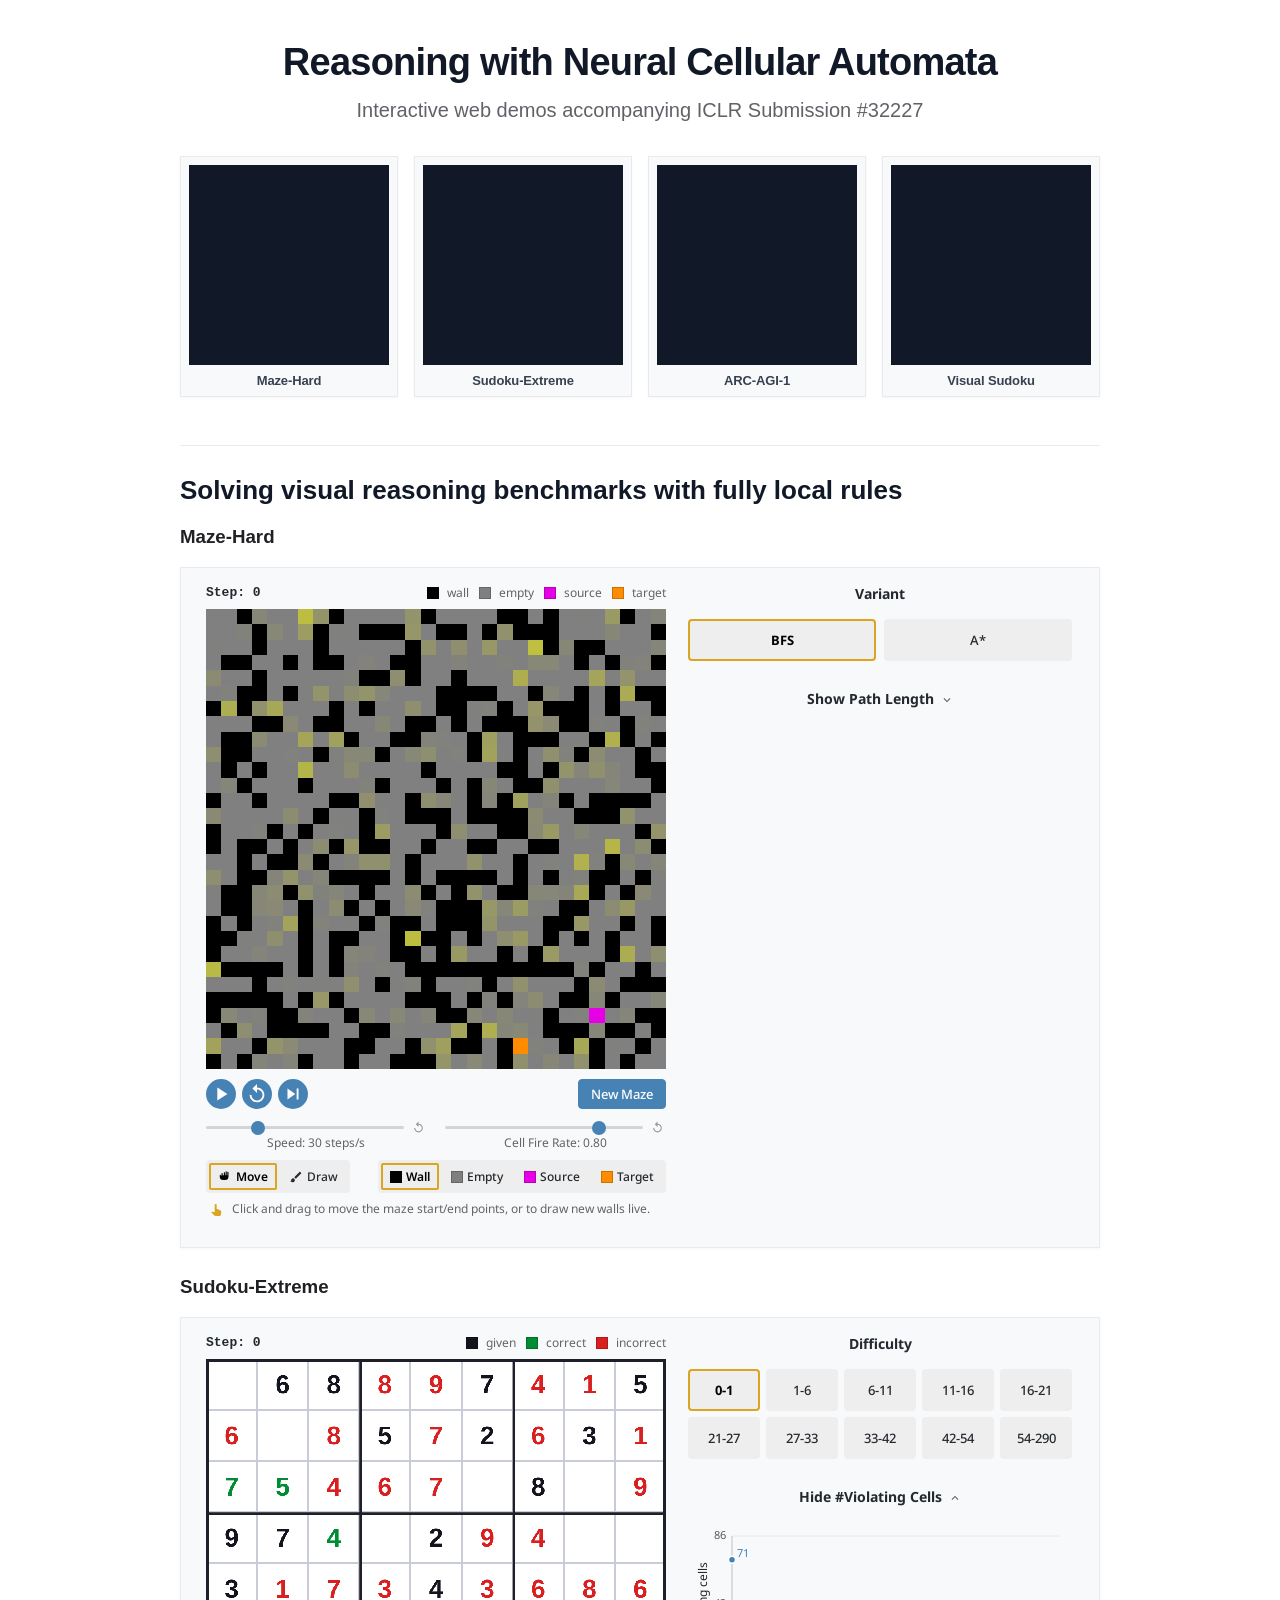
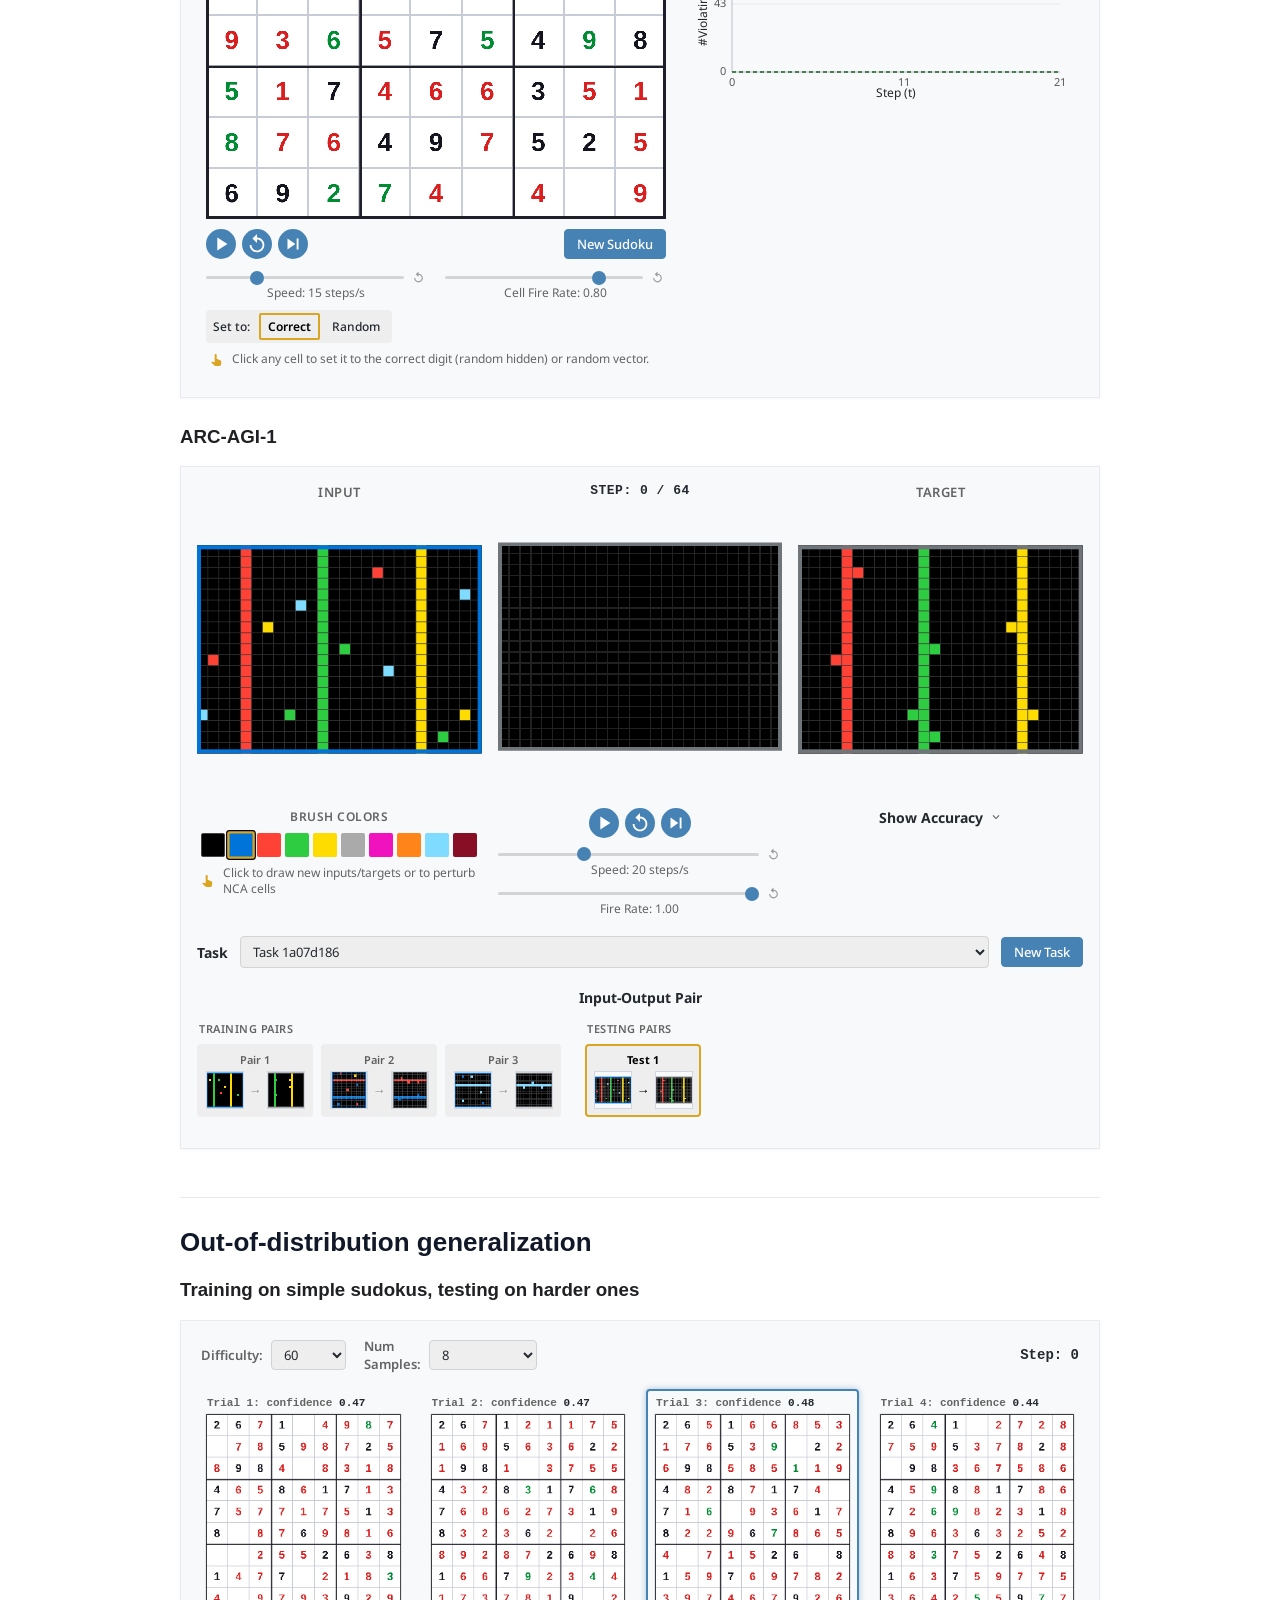
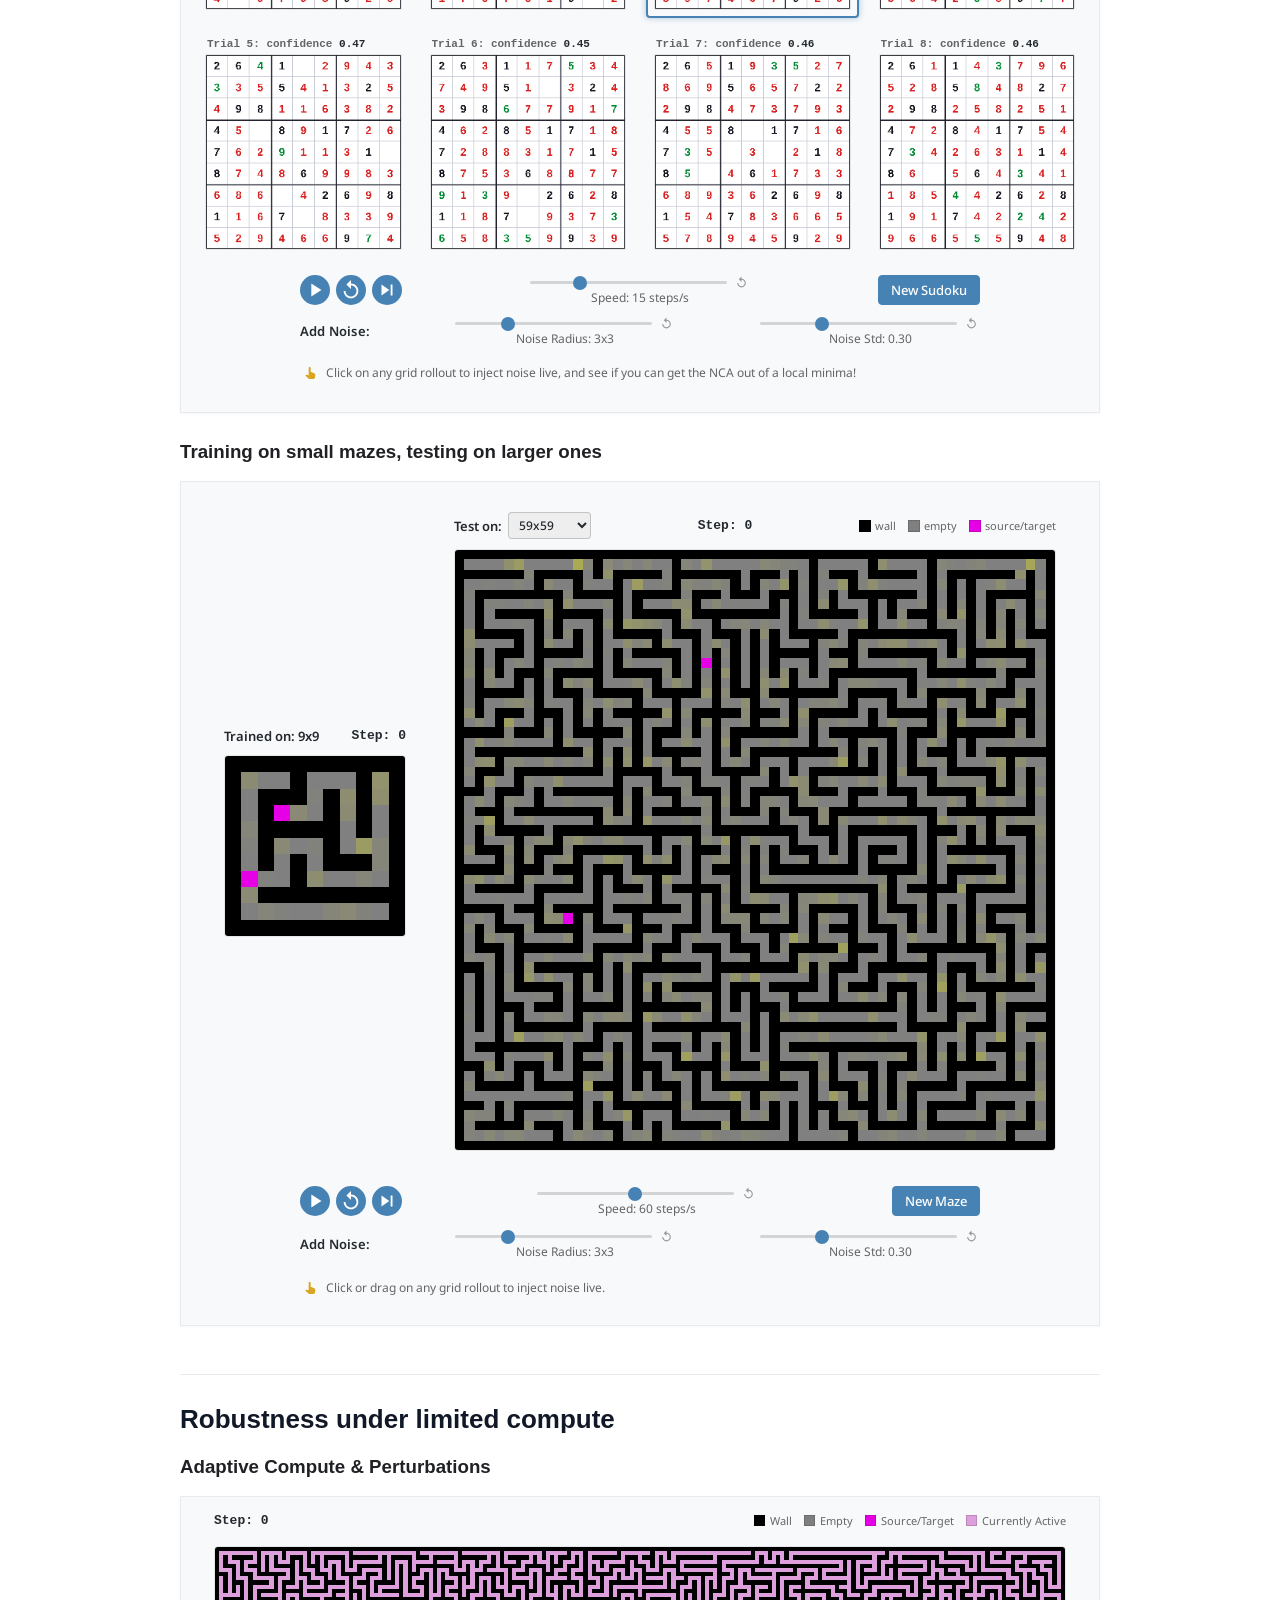
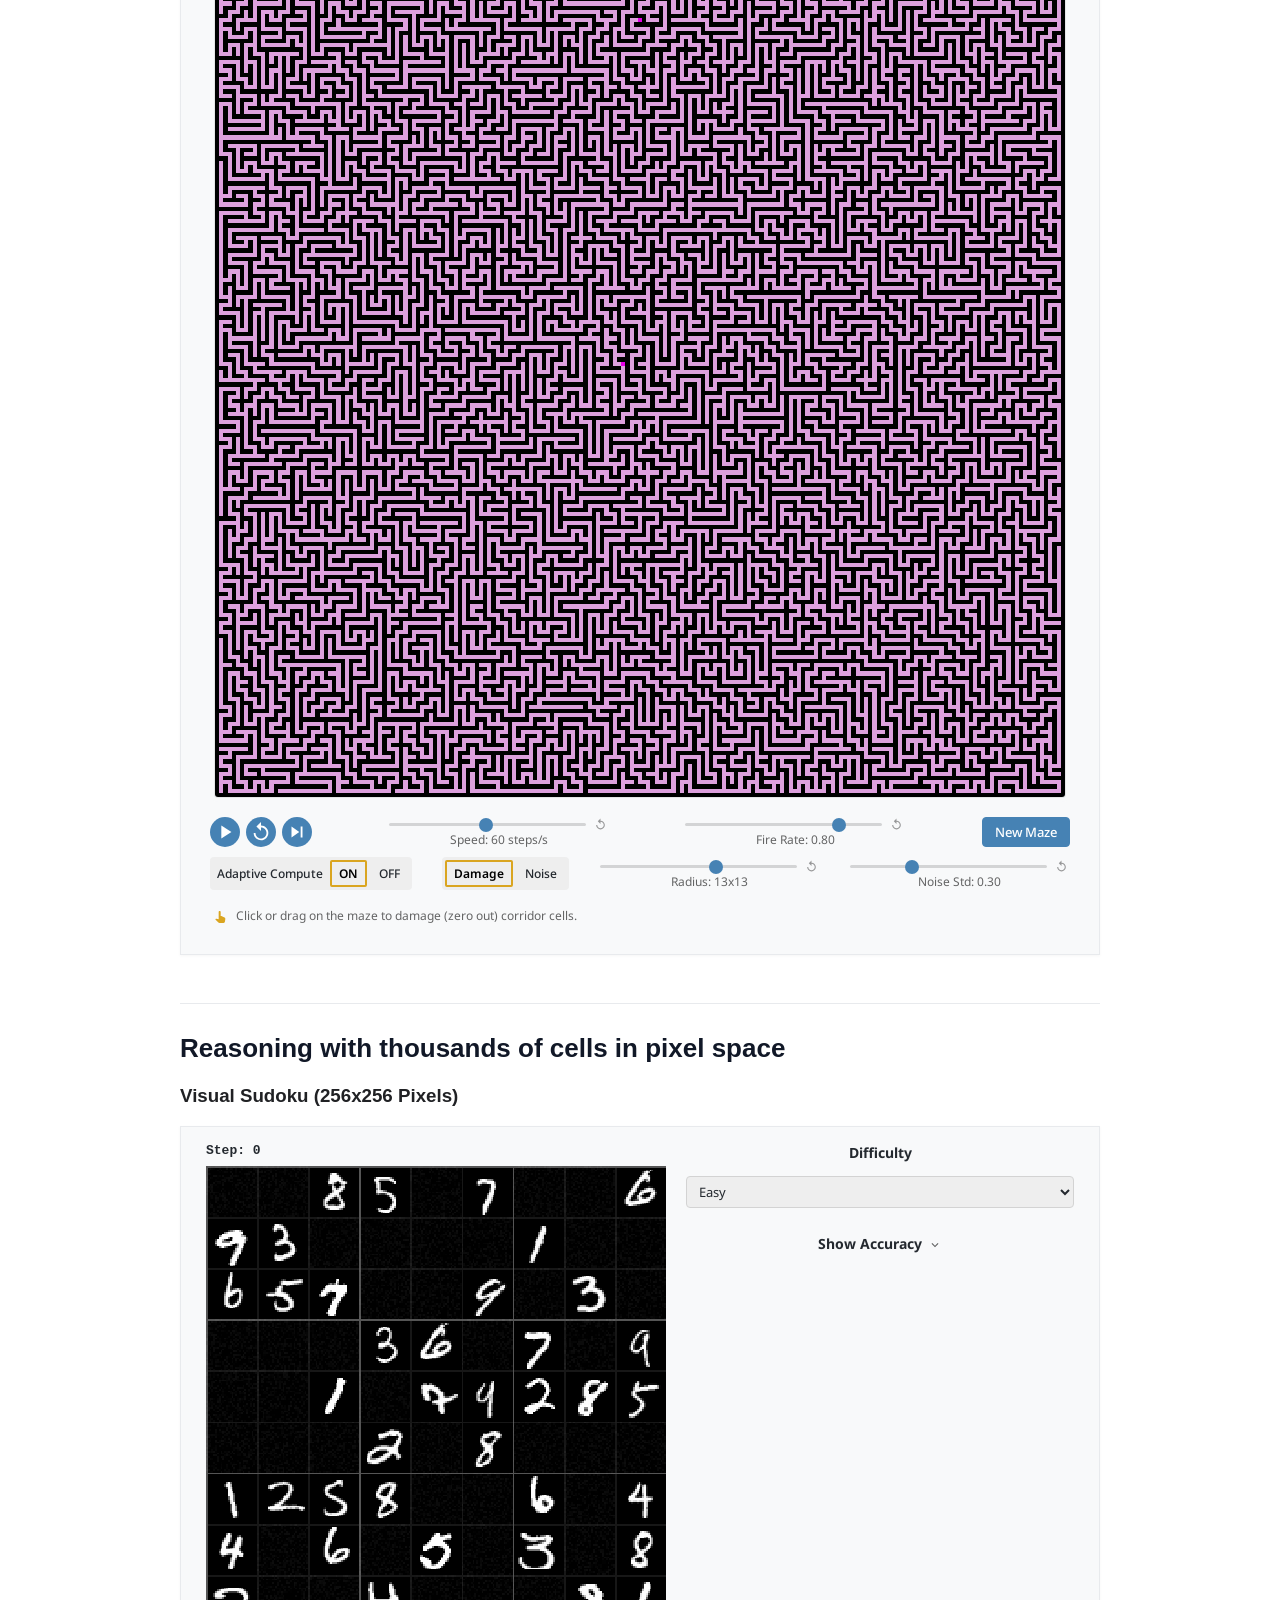
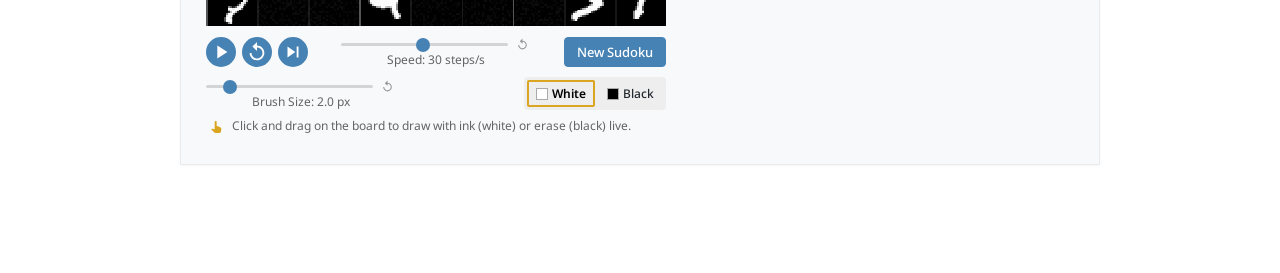
<file: index.html>
<!DOCTYPE html>
<html lang="en">

<head>
  <meta charset="UTF-8">
  <meta name="viewport" content="width=device-width, initial-scale=1.0">
  <title>Reasoning with Neural Cellular Automata</title>
  <style>
    :root {
      --bg: #ffffff;
      --text: #202124;
      --text-muted: #5f6368;
      --accent: #1a73e8;
      --border: #e8eaed;
      --card-bg: #f8f9fa;
      --font-sans: -apple-system, BlinkMacSystemFont, "Segoe UI", Roboto, Helvetica, Arial, sans-serif;
      --max-width: 960px;
    }

    html {
      scroll-behavior: smooth;
    }

    * {
      box-sizing: border-box;
    }

    body {
      margin: 0;
      padding: 0;
      background: var(--bg);
      color: var(--text);
      font-family: var(--font-sans);
      -webkit-font-smoothing: antialiased;
    }

    .container {
      max-width: var(--max-width);
      margin: 0 auto;
      padding: 40px 20px 80px 20px;
    }

    header {
      margin-bottom: 32px;
      text-align: center;
    }

    h1.main-title {
      font-size: 38px;
      line-height: 1.2;
      font-weight: 700;
      margin: 0 0 10px 0;
      color: #111827;
      letter-spacing: -0.02em;
    }

    .main-subtitle {
      font-size: 20px;
      color: var(--text-muted);
      margin: 0 0 20px 0;
      font-weight: 400;
      line-height: 1.4;
    }

    /* Section Headings */
    section {
      margin-top: 48px;
    }

    h2.section-title {
      font-size: 26px;
      font-weight: 700;
      color: #111827;
      margin: 0 0 6px 0;
      padding-top: 28px;
      border-top: 1px solid var(--border);
      line-height: 1.3;
    }

    .section-subtitle {
      font-size: 20px;
      font-weight: 600;
      color: #374151;
      margin: 2px 0 16px 0;
      line-height: 1.4;
    }

    /* Demo cards */
    .demo-container,
    .demo-card {
      width: 100%;
      border: 1px solid var(--border);
      border-radius: 0px;
      overflow: hidden;
      background: var(--card-bg);
      margin: 16px 0 28px 0;
      box-shadow: 0 1px 3px rgba(0, 0, 0, 0.04);
      transition: box-shadow 0.15s ease;
    }

    .demo-container:hover,
    .demo-card:hover {
      box-shadow: 0 4px 12px rgba(0, 0, 0, 0.08);
    }

    .demo-frame {
      width: 100%;
      height: 620px;
      border: none;
      display: block;
      background: var(--card-bg);
      transition: height 0.2s ease;
      overflow: hidden;
    }

    .demo-frame.tall {
      height: 660px;
    }

    h3[id],
    .demo-container[id],
    section[id] {
      scroll-margin-top: 24px;
    }

    /* Hook video showcase */
    .hook-container {
      display: grid;
      grid-template-columns: repeat(4, 1fr);
      gap: 16px;
      margin: 24px 0 36px 0;
    }

    .hook-card {
      display: flex;
      flex-direction: column;
      align-items: center;
      background: var(--card-bg);
      border: 1px solid var(--border);
      border-radius: 0px;
      padding: 8px;
      box-shadow: 0 1px 3px rgba(0, 0, 0, 0.04);
      transition: transform 0.15s ease, box-shadow 0.15s ease;
      text-decoration: none;
      color: inherit;
      cursor: pointer;
    }

    .hook-card:hover {
      box-shadow: 0 4px 12px rgba(0, 0, 0, 0.08);
      transform: translateY(-2px);
    }

    .hook-card:hover .hook-label {
      color: var(--accent);
    }

    .hook-video {
      width: 100%;
      aspect-ratio: 1 / 1;
      object-fit: contain;
      background: #111827;
      border-radius: 0px;
      display: block;
      pointer-events: none;
    }

    .hook-label {
      margin-top: 8px;
      font-size: 13px;
      font-weight: 600;
      color: #374151;
      text-align: center;
      letter-spacing: -0.01em;
    }

    @media (max-width: 768px) {
      .hook-container {
        grid-template-columns: repeat(2, 1fr);
        gap: 12px;
      }
    }

    @media (max-width: 440px) {
      .hook-container {
        grid-template-columns: 1fr;
      }
    }
  </style>
</head>

<body>

  <div class="container">
    <header>
      <h1 class="main-title">Reasoning with Neural Cellular Automata</h1>
      <div class="main-subtitle">Interactive web demos accompanying ICLR Submission #32227
      </div>
    </header>

    <!-- Hook: Autolooped rollout videos linking to demos -->
    <div class="hook-container">
      <a href="#demo-mhard" class="hook-card" title="Jump to Maze-Hard Demo">
        <video class="hook-video" autoplay loop muted playsinline preload="auto">
          <source src="./assets/videos/mhard_rollout.mp4" type="video/mp4">
        </video>
        <div class="hook-label">Maze-Hard</div>
      </a>
      <a href="#demo-sext" class="hook-card" title="Jump to Sudoku-Extreme Demo">
        <video class="hook-video" autoplay loop muted playsinline preload="auto">
          <source src="./assets/videos/sext_rollout.mp4" type="video/mp4">
        </video>
        <div class="hook-label">Sudoku-Extreme</div>
      </a>
      <a href="#demo-arc1" class="hook-card" title="Jump to ARC-AGI-1 Demo">
        <video class="hook-video" autoplay loop muted playsinline preload="auto">
          <source src="./assets/videos/arc1_rollout.mp4" type="video/mp4">
        </video>
        <div class="hook-label">ARC-AGI-1</div>
      </a>
      <a href="#demo-vsudoku" class="hook-card" title="Jump to Visual Sudoku Demo">
        <video class="hook-video" autoplay loop muted playsinline preload="auto">
          <source src="./assets/videos/vsudoku_rollout.mp4" type="video/mp4">
        </video>
        <div class="hook-label">Visual Sudoku</div>
      </a>
    </div>

    <!-- Section 1: Reasoning with NCAs -->
    <section id="section-reasoning">
      <h2 class="section-title">Solving visual reasoning benchmarks with fully local rules</h2>

      <h3 id="demo-mhard">Maze-Hard</h3>
      <div class="demo-container demo-card">
        <iframe class="demo-frame" src="./mhard/mhard.html" loading="lazy" scrolling="no"></iframe>
      </div>

      <h3 id="demo-sext">Sudoku-Extreme</h3>
      <div class="demo-container demo-card">
        <iframe class="demo-frame" src="./sext/sext.html" loading="lazy" scrolling="no"></iframe>
      </div>

      <h3 id="demo-arc1">ARC-AGI-1</h3>
      <div class="demo-container demo-card">
        <iframe class="demo-frame tall" src="./arc1/arc1.html" loading="lazy" scrolling="no"></iframe>
      </div>
    </section>

    <!-- Section 2: Out-of-distribution Generalization -->
    <section id="section-generalization">
      <h2 class="section-title">Out-of-distribution generalization</h2>

      <h3 id="demo-sood">Training on simple sudokus, testing on harder ones</h3>
      <div class="demo-container demo-card">
        <iframe class="demo-frame" src="./sood/sood.html" loading="lazy" scrolling="no"></iframe>
      </div>

      <h3 id="demo-mood">Training on small mazes, testing on larger ones</h3>
      <div class="demo-container demo-card">
        <iframe class="demo-frame" src="./mood/mood.html" loading="lazy" scrolling="no"></iframe>
      </div>
    </section>

    <!-- Section 3: Robustness under Pressure -->
    <section id="section-robustness">
      <h2 class="section-title">Robustness under limited compute</h2>

      <h3 id="demo-mood-ac">Adaptive Compute &amp; Perturbations</h3>
      <div class="demo-container demo-card">
        <iframe class="demo-frame" src="./mood/mood_ac.html" loading="lazy" scrolling="no"></iframe>
      </div>
    </section>

    <!-- Section 4: Reasoning at Scale -->
    <section id="section-scaling">
      <h2 class="section-title">Reasoning with thousands of cells in pixel space</h2>

      <h3 id="demo-vsudoku">Visual Sudoku (256x256 Pixels)</h3>
      <div class="demo-container demo-card">
        <iframe class="demo-frame" src="./vsudoku/vsudoku.html" loading="lazy" scrolling="no"></iframe>
      </div>
    </section>

  </div>

  <script>
    // Ensure hook videos play and loop
    document.querySelectorAll('.hook-video').forEach((video) => {
      video.play().catch(() => { });
    });

    // Auto-adjust iframe height to match inner document content height so it expands and shrinks cleanly
    function adjustIframeHeight(iframe) {
      try {
        const doc = iframe.contentDocument || iframe.contentWindow.document;
        if (!doc) return;
        const win = iframe.contentWindow || window;

        // In all demos, the content is wrapped in <div id="demo">
        const demo = doc.getElementById('demo');
        let contentHeight = 0;

        if (demo) {
          const rect = demo.getBoundingClientRect();
          const style = win.getComputedStyle ? win.getComputedStyle(demo) : null;
          const marginTop = style ? (parseFloat(style.marginTop) || 0) : 0;
          const marginBottom = style ? (parseFloat(style.marginBottom) || 0) : 0;
          contentHeight = Math.ceil(Math.max(demo.offsetHeight, demo.scrollHeight, rect.height) + marginTop + marginBottom);
        } else if (doc.body) {
          // Fallback if #demo is not present: find bottom-most visible child
          let maxBottom = 0;
          for (let i = 0; i < doc.body.children.length; i++) {
            const child = doc.body.children[i];
            if (['SCRIPT', 'STYLE'].includes(child.tagName)) continue;
            if (child.tagName === 'SVG' && (child.style.display === 'none' || child.getAttribute('style')?.includes('display: none'))) continue;
            const style = win.getComputedStyle ? win.getComputedStyle(child) : null;
            if (style && (style.display === 'none' || style.position === 'fixed')) continue;
            const marginBottom = style ? (parseFloat(style.marginBottom) || 0) : 0;
            const bottom = child.offsetTop + child.offsetHeight + marginBottom;
            if (bottom > maxBottom) maxBottom = bottom;
          }
          contentHeight = maxBottom > 0 ? Math.ceil(maxBottom) : doc.body.offsetHeight;
        }

        if (contentHeight > 50) {
          const targetHeight = contentHeight + 12;
          const currentHeight = parseFloat(iframe.style.height) || 0;
          if (Math.abs(currentHeight - targetHeight) > 2) {
            iframe.style.height = targetHeight + 'px';
          }
        }
      } catch (e) {
        // Cross-origin fallback (not applicable here as same origin)
      }
    }

    // Hook each iframe to handle resize, simulation auto-pause/resume, and RAF loop sleep when off-screen
    function setupIframe(iframe) {
      let ro = null;

      function initResize() {
        adjustIframeHeight(iframe);
        try {
          const doc = iframe.contentDocument || iframe.contentWindow.document;
          const RO = (iframe.contentWindow && iframe.contentWindow.ResizeObserver) || window.ResizeObserver;
          if (doc && RO) {
            if (ro) ro.disconnect();
            ro = new RO(() => adjustIframeHeight(iframe));
            const demo = doc.getElementById('demo');
            if (demo) ro.observe(demo);
            if (doc.body) ro.observe(doc.body);
          }
        } catch (e) { }
      }

      function setupRAFThrottling() {
        try {
          const win = iframe.contentWindow;
          if (!win || win._rafThrottled) return;
          win._rafThrottled = true;

          const realRAF = win.requestAnimationFrame.bind(win);
          const realCancelRAF = win.cancelAnimationFrame.bind(win);
          let pendingCbs = [];
          let isRendering = true;

          win.requestAnimationFrame = function (cb) {
            if (!isRendering) {
              const id = Math.floor(Math.random() * 1000000);
              pendingCbs.push({ id, cb });
              return id;
            }
            return realRAF(cb);
          };

          win.cancelAnimationFrame = function (id) {
            pendingCbs = pendingCbs.filter((item) => item.id !== id);
            realCancelRAF(id);
          };

          iframe._setRenderActive = function (active) {
            if (isRendering === active) return;
            isRendering = active;
            if (active && pendingCbs.length > 0) {
              const toRun = pendingCbs.slice();
              pendingCbs = [];
              realRAF((t) => {
                toRun.forEach((item) => {
                  try { item.cb(t); } catch (err) { }
                });
              });
            }
          };

          // If iframe is currently offscreen, suspend rendering immediately
          if (iframe._isCurrentlyVisible === false && iframe._setRenderActive) {
            iframe._setRenderActive(false);
          }
        } catch (e) { }
      }

      iframe._pauseSimulation = function () {
        try {
          const doc = iframe.contentDocument;
          const pauseIcon = doc ? doc.getElementById('pause') : null;
          const playPauseBtn = doc ? doc.getElementById('play-pause') : null;
          // In all demos, pause button is visible when model is actively running
          const isRunning = pauseIcon && pauseIcon.style.display !== 'none';
          if (isRunning && playPauseBtn) {
            iframe._wasAutoPaused = true;
            playPauseBtn.click();
          }
        } catch (e) { }
      };

      iframe._resumeSimulation = function () {
        try {
          if (iframe._wasAutoPaused) {
            iframe._wasAutoPaused = false;
            const doc = iframe.contentDocument;
            const playIcon = doc ? doc.getElementById('play') : null;
            const playPauseBtn = doc ? doc.getElementById('play-pause') : null;
            const isPaused = playIcon && playIcon.style.display !== 'none';
            if (isPaused && playPauseBtn) {
              playPauseBtn.click();
            }
          }
        } catch (e) { }
      };

      function onLoaded() {
        initResize();
        setupRAFThrottling();
      }

      iframe.addEventListener('load', onLoaded);
      try {
        const doc = iframe.contentDocument || iframe.contentWindow.document;
        if (doc && (doc.readyState === 'complete' || doc.readyState === 'interactive')) {
          onLoaded();
        }
      } catch (e) { }
    }

    document.querySelectorAll('.demo-frame').forEach(setupIframe);

    // Viewport IntersectionObserver: Pause simulation & WebGL rendering when scrolled away
    const demoVisibilityObserver = new IntersectionObserver((entries) => {
      entries.forEach((entry) => {
        const iframe = entry.target;
        const inView = entry.isIntersecting;
        iframe._isCurrentlyVisible = inView;

        if (inView) {
          // Wake up WebGL render loop
          if (iframe._setRenderActive) iframe._setRenderActive(true);
          // Auto-resume simulation if it was running before scrolling away
          if (iframe._resumeSimulation) iframe._resumeSimulation();
        } else {
          // Pause simulation while out of view
          if (iframe._pauseSimulation) iframe._pauseSimulation();
          // Sleep WebGL render loop (0% idle GPU usage)
          if (iframe._setRenderActive) iframe._setRenderActive(false);
        }
      });
    }, {
      rootMargin: '150px 0px 150px 0px', // Wake up 150px before entering screen for seamless viewing
      threshold: 0.01
    });

    document.querySelectorAll('.demo-frame').forEach((iframe) => {
      demoVisibilityObserver.observe(iframe);
    });

    // Pause header hook videos when scrolled out of view to save CPU decoding
    const videoObserver = new IntersectionObserver((entries) => {
      entries.forEach((entry) => {
        const video = entry.target;
        if (entry.isIntersecting && !document.hidden) {
          video.play().catch(() => { });
        } else {
          video.pause();
        }
      });
    }, { threshold: 0.05 });

    document.querySelectorAll('.hook-video').forEach((video) => {
      videoObserver.observe(video);
    });

    // Page Visibility API: Pause all demos and videos when tab is switched/minimized
    document.addEventListener('visibilitychange', () => {
      const isHidden = document.hidden;

      document.querySelectorAll('.demo-frame').forEach((iframe) => {
        if (isHidden) {
          if (iframe._pauseSimulation) iframe._pauseSimulation();
          if (iframe._setRenderActive) iframe._setRenderActive(false);
        } else {
          // Only wake up demos that are currently in the viewport
          if (iframe._isCurrentlyVisible) {
            if (iframe._setRenderActive) iframe._setRenderActive(true);
            if (iframe._resumeSimulation) iframe._resumeSimulation();
          }
        }
      });

      document.querySelectorAll('.hook-video').forEach((video) => {
        if (isHidden) {
          video.pause();
        } else {
          video.play().catch(() => { });
        }
      });
    });

    window.addEventListener('resize', () => {
      document.querySelectorAll('.demo-frame').forEach(adjustIframeHeight);
    });
  </script>
</body>

</html>
</file>
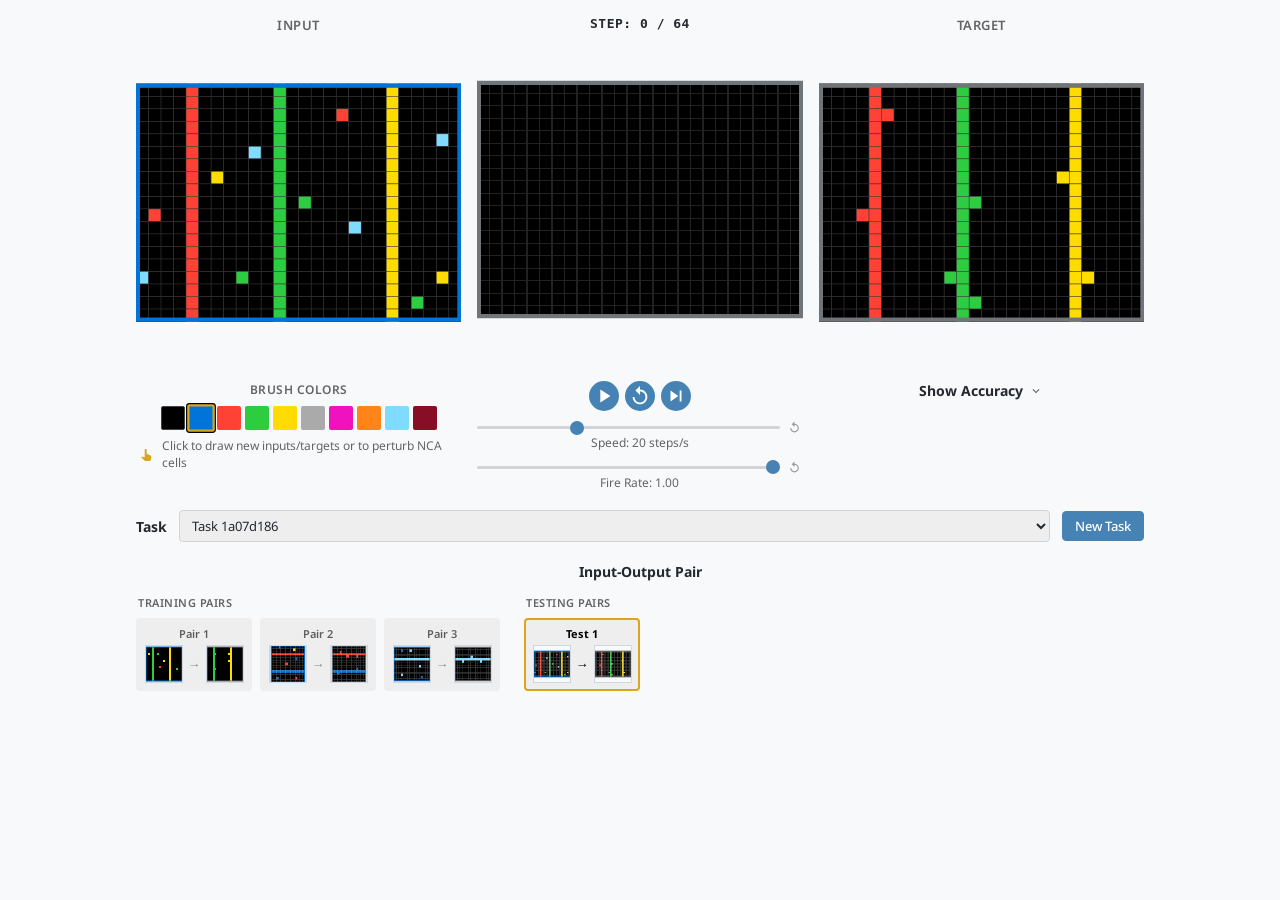
<file: arc1/arc1.html>
<!doctype html>
<html lang="en">

<head>
  <meta charset="UTF-8" />
  <meta name="viewport" content="width=device-width, initial-scale=1.0" />
  <title>Reasoning NCA: ARC-AGI-1 Demo</title>
  <link href="https://fonts.googleapis.com/css?family=Google+Sans:400,500,700|Noto+Sans:400,500,600,700"
    rel="stylesheet" />
  <link rel="stylesheet" href="../style.css" />
  <script src="../swissgl.js"></script>
  <style>
    #demo.horizontal-layout {
      display: flex;
      flex-direction: column;
      gap: 16px;
      max-width: 1040px;
      margin: 0 auto;
      padding: 16px;
    }

    .header-row {
      display: flex;
      justify-content: space-between;
      align-items: center;
      width: 100%;
      padding: 0 2px;
    }

    .demo-row {
      display: grid;
      grid-template-columns: repeat(3, 1fr);
      gap: 16px;
      width: 100%;
    }

    .canvas-card {
      display: flex;
      flex-direction: column;
      align-items: center;
      width: 100%;
    }

    .canvas-card-title {
      font-family: var(--font-heading);
      font-size: 13px;
      font-weight: 600;
      color: var(--text-muted);
      text-transform: uppercase;
      letter-spacing: 0.5px;
      margin-bottom: 6px;
      text-align: center;
    }

    #step-count.canvas-card-title {
      font-family: var(--font-mono);
      font-variant-numeric: tabular-nums;
      color: var(--text);
    }

    .canvas-card canvas {
      border: 0px solid lightgrey;
      border-radius: 0px;
      image-rendering: pixelated;
      width: 100%;
      aspect-ratio: 1 / 1;
      background-color: var(--bg-panel);
      display: block;
      box-shadow: none;
    }

    #input-canvas,
    #demo-canvas,
    #target-canvas {
      cursor: crosshair;
    }

    .controls-grid {
      display: grid;
      grid-template-columns: repeat(3, 1fr);
      gap: 16px;
      align-items: start;
      width: 100%;
    }

    .control-col {
      display: flex;
      flex-direction: column;
      align-items: center;
      width: 100%;
    }

    .control-col-title {
      font-family: var(--font-heading);
      font-size: 12px;
      font-weight: 600;
      text-transform: uppercase;
      letter-spacing: 0.5px;
      color: var(--text-muted);
      margin-bottom: 8px;
      text-align: center;
    }

    .color-strip {
      display: flex;
      align-items: center;
      justify-content: center;
      gap: 4px;
      flex-wrap: nowrap;
      width: 100%;
    }

    .color-btn {
      flex: 0 1 24px;
      width: 24px;
      height: 24px;
      min-width: 16px;
      max-width: 24px;
      aspect-ratio: 1 / 1;
      border-radius: 2px;
      border: 2px solid transparent;
      cursor: pointer;
      display: inline-flex;
      align-items: center;
      justify-content: center;
      transition: transform 0.1s ease, border-color 0.15s ease;
      padding: 0;
    }

    .color-btn:hover {
      transform: scale(1.15);
      z-index: 2;
    }

    .color-btn input[type="radio"] {
      display: none;
    }

    .color-btn.active,
    .color-btn:has(input:checked) {
      border-color: goldenrod !important;
      box-shadow: 0 0 0 1px #000;
      transform: scale(1.15);
      z-index: 1;
    }

    .brush-hint {
      display: flex;
      align-items: center;
      gap: 6px;
      font-size: 11px;
      color: var(--text-muted);
      margin-top: 8px;
      line-height: 1.3;
      text-align: center;
      justify-content: center;
    }

    .brush-hint svg {
      width: 14px;
      height: 14px;
      fill: goldenrod;
      flex-shrink: 0;
    }

    .sim-col .control-buttons {
      margin-bottom: 8px;
    }

    .sim-col .sliders-wrap {
      display: flex;
      flex-direction: column;
      gap: 8px;
      width: 100%;
    }

    .sim-col .speed {
      max-width: 100%;
      width: 100%;
    }

    .plot-col .plot-toggle-header {
      margin-top: 0;
      cursor: pointer;
    }

    .plot-col .plot-container {
      width: 100%;
      margin-top: 6px;
    }

    #metric-plot {
      width: 100%;
      height: 130px;
      background: transparent;
      border: none;
      border-radius: 0;
    }

    .section-block {
      display: flex;
      flex-direction: column;
      gap: 6px;
      width: 100%;
      border-top: none;
      padding-top: 4px;
    }

    .section-header-row {
      position: relative;
      display: flex;
      justify-content: center;
      align-items: center;
      width: 100%;
    }

    .task-row {
      display: flex;
      align-items: center;
      gap: 12px;
      width: 100%;
    }

    .task-row .pattern-selector-title {
      margin: 0;
      white-space: nowrap;
    }

    .task-row #task-select {
      flex: 1;
      width: auto;
    }

    .task-row #new-task {
      white-space: nowrap;
      flex-shrink: 0;
    }

    .pairs-row {
      display: flex;
      gap: 24px;
      align-items: flex-start;
      width: 100%;
      flex-wrap: wrap;
    }

    .pairs-group {
      display: flex;
      flex-direction: column;
      gap: 4px;
    }

    .pair-shelf {
      display: flex;
      gap: 8px;
      flex-wrap: wrap;
      padding: 2px 0;
    }

    .pair-card {
      display: flex;
      flex-direction: column;
      align-items: center;
      justify-content: center;
      padding: 6px 8px;
      border-radius: 4px;
      cursor: pointer;
      user-select: none;
      width: 116px;
      box-sizing: border-box;
    }

    .pair-label {
      font-size: 11px;
      font-weight: 600;
      color: var(--text-muted);
      margin-bottom: 4px;
      text-align: center;
      font-family: var(--font-heading);
    }

    .subcard.active .pair-label {
      color: #000;
      font-weight: 700;
    }

    .pair-thumbs {
      display: flex;
      align-items: center;
      justify-content: center;
      gap: 5px;
      width: 100%;
    }

    .pair-arrow {
      font-size: 13px;
      font-weight: 700;
      color: rgba(0, 0, 0, 0.4);
      line-height: 1;
      user-select: none;
    }

    .subcard.active .pair-arrow {
      color: #000;
    }

    .mini-grid {
      width: 38px;
      height: 38px;
      aspect-ratio: 1 / 1;
      border: 1px solid #d0d7de;
      border-radius: 0px;
      image-rendering: pixelated;
      background: var(--bg-panel, #f8f9fa);
      display: block;
      box-shadow: none;
    }

    .pair-subrow-title {
      font-size: 11px;
      font-weight: 600;
      text-transform: uppercase;
      letter-spacing: 0.5px;
      color: var(--text-muted);
      margin: 4px 0 2px 2px;
    }

    @media (max-width: 768px) {

      .demo-row,
      .controls-grid {
        grid-template-columns: 1fr;
      }
    }
  </style>
</head>

<body>
  <!-- SVG Icon Definitions -->
  <svg style="display: none;" xmlns="http://www.w3.org/2000/svg">
    <symbol id="playIcon" viewBox="0 0 24 24">
      <path d="M8 5v14l11-7z"></path>
    </symbol>
    <symbol id="pauseIcon" viewBox="0 0 24 24">
      <path d="M6 19h4V5H6v14zm8-14v14h4V5h-4z"></path>
    </symbol>
    <symbol id="resetIcon" viewBox="0 0 24 24">
      <path d="M12 5V1L7 6l5 5V7c3.31 0 6 2.69 6 6s-2.69 6-6 6-6-2.69-6-6H4c0 4.42 3.58 8 8 8s8-3.58 8-8-3.58-8-8-8z">
      </path>
    </symbol>
    <symbol id="stepIcon" viewBox="0 0 24 24">
      <path d="M6 18l8.5-6L6 6v12zM16 6v12h2V6h-2z" />
    </symbol>
    <symbol id="pointerIcon" viewBox="0 0 24 24">
      <path
        d="M19.98 14.82l-.63 4.46c-.14.99-.99 1.72-1.98 1.72h-6.16c-.53 0-1.29-.21-1.66-.59L5 15.62l.83-.84c.24-.24.58-.35.92-.28L10 15.24V4.5C10 3.67 10.67 3 11.5 3S13 3.67 13 4.5v6h.91c.31 0 .62.07.89.21l4.09 2.04c.77.39 1.21 1.22 1.09 2.07z" />
    </symbol>
    <symbol id="chevronDown" viewBox="0 0 24 24">
      <path d="M7.41 8.59L12 13.17l4.59-4.58L18 10l-6 6-6-6 1.41-1.41z" />
    </symbol>
  </svg>

  <div class="l-body-outset horizontal-layout" id="demo">
    <!-- Demo row with 3 cols: (a) input image, (b) demo canvas with step counter, (c) target image -->
    <div class="demo-row">
      <div class="canvas-card">
        <div class="canvas-card-title">Input</div>
        <canvas id="input-canvas" width="512" height="512"></canvas>
      </div>
      <div class="canvas-card">
        <div class="canvas-card-title step-counter" id="step-count">Step: 0 / 64</div>
        <canvas id="demo-canvas" width="512" height="512"></canvas>
      </div>
      <div class="canvas-card">
        <div class="canvas-card-title">Target</div>
        <canvas id="target-canvas" width="512" height="512"></canvas>
      </div>
    </div>

    <!-- 3) Control rows with 3 cols -->
    <div class="controls-grid">
      <!-- Col (a): Brush type selector with colors -->
      <div class="control-col brush-col">
        <div class="control-col-title">Brush Colors</div>
        <div id="brush_type" class="color-strip">
          <label class="color-btn" title="0: Black" style="background: #000000; border: 1px solid #444;">
            <input type="radio" name="brush" value="0">
          </label>
          <label class="color-btn active" title="1: Blue" style="background: #0074D9;">
            <input type="radio" name="brush" value="1" checked>
          </label>
          <label class="color-btn" title="2: Red" style="background: #FF4136;">
            <input type="radio" name="brush" value="2">
          </label>
          <label class="color-btn" title="3: Green" style="background: #2ECC40;">
            <input type="radio" name="brush" value="3">
          </label>
          <label class="color-btn" title="4: Yellow" style="background: #FFDC00;">
            <input type="radio" name="brush" value="4">
          </label>
          <label class="color-btn" title="5: Grey" style="background: #AAAAAA;">
            <input type="radio" name="brush" value="5">
          </label>
          <label class="color-btn" title="6: Magenta" style="background: #F012BE;">
            <input type="radio" name="brush" value="6">
          </label>
          <label class="color-btn" title="7: Orange" style="background: #FF851B;">
            <input type="radio" name="brush" value="7">
          </label>
          <label class="color-btn" title="8: Teal" style="background: #7FDBFF;">
            <input type="radio" name="brush" value="8">
          </label>
          <label class="color-btn" title="9: Maroon" style="background: #870E25;">
            <input type="radio" name="brush" value="9">
          </label>
        </div>
        <div id="demo-tip">
          <svg>
            <use xlink:href="#pointerIcon"></use>
          </svg>
          <div class="hint">Click to draw new inputs/targets or to perturb NCA cells</div>
        </div>
      </div>

      <!-- Col (b): play-pause, reset, step, speed slider, fire rate slider -->
      <div class="control-col sim-col">
        <div class="control-buttons">
          <span id="play-pause" class="icon-btn" title="Play/Pause">
            <svg class="demo-icon" id="play">
              <title>Play</title>
              <use xlink:href="#playIcon"></use>
            </svg>
            <svg class="demo-icon" id="pause" style="display: none;">
              <title>Pause</title>
              <use xlink:href="#pauseIcon"></use>
            </svg>
          </span>
          <span id="reset" class="icon-btn" title="Reset">
            <svg class="demo-icon">
              <title>Reset</title>
              <use xlink:href="#resetIcon"></use>
            </svg>
          </span>
          <span id="step" class="icon-btn" title="Step">
            <svg class="demo-icon">
              <title>Step</title>
              <use xlink:href="#stepIcon"></use>
            </svg>
          </span>
        </div>

        <div class="sliders-wrap">
          <div class="speed" title="Simulation Speed">
            <div class="slider-wrap">
              <input type="range" id="speed" min="1" max="60" step="1" value="20">
              <button type="button" class="slider-reset-btn" id="reset-speed" title="Reset to default">
                <svg>
                  <use xlink:href="#resetIcon"></use>
                </svg>
              </button>
            </div>
            <span>Speed: <label id="speedLabel">20 steps/s</label></span>
          </div>

          <div class="speed" title="Cell Fire Rate">
            <div class="slider-wrap">
              <input type="range" id="fire-rate" min="0.1" max="1" step="0.05" value="1.0">
              <button type="button" class="slider-reset-btn" id="reset-fire-rate" title="Reset to default">
                <svg>
                  <use xlink:href="#resetIcon"></use>
                </svg>
              </button>
            </div>
            <span>Fire Rate: <label id="fireRateLabel">1.00</label></span>
          </div>
        </div>
      </div>

      <!-- Col (c): Show accuracy toggle plot -->
      <div class="control-col plot-col">
        <div class="plot-toggle-header" id="plot-toggle">
          <div class="pattern-selector-title" id="plot-toggle-title" style="margin: 0;">Show Accuracy</div>
          <svg class="plot-toggle-icon">
            <use xlink:href="#chevronDown"></use>
          </svg>
        </div>
        <div class="plot-container" id="plot-container">
          <canvas id="metric-plot"></canvas>
        </div>
      </div>
    </div>

    <!-- 4) Task selector row with title, dropdown, and New Task button on the same row -->
    <div class="section-block">
      <div class="task-row">
        <label for="task-select" class="pattern-selector-title">Task</label>
        <select id="task-select" class="select-dropdown"></select>
        <button class="btn-pill primary" id="new-task" title="Sample Random Task">New Task</button>
      </div>
    </div>

    <!-- 5) Input-Output pair selector row with train/test subcards on the same row -->
    <div class="section-block">
      <div class="section-header-row">
        <div class="pattern-selector-title" style="margin: 0 0 4px 0;">Input-Output Pair</div>
      </div>
      <div class="pairs-row">
        <div class="pairs-group">
          <div class="pair-subrow-title">TRAINING PAIRS</div>
          <div id="train-shelf" class="pair-shelf"></div>
        </div>
        <div class="pairs-group">
          <div class="pair-subrow-title">TESTING PAIRS</div>
          <div id="test-shelf" class="pair-shelf"></div>
        </div>
      </div>
    </div>
  </div>

  <script type="module">
    import { createDemoArc1 } from './create_demo.js';
    const canvas = document.getElementById('demo-canvas');
    const glsl = SwissGL(canvas);
    createDemoArc1(glsl, 'demo');
  </script>
</body>

</html>
</file>
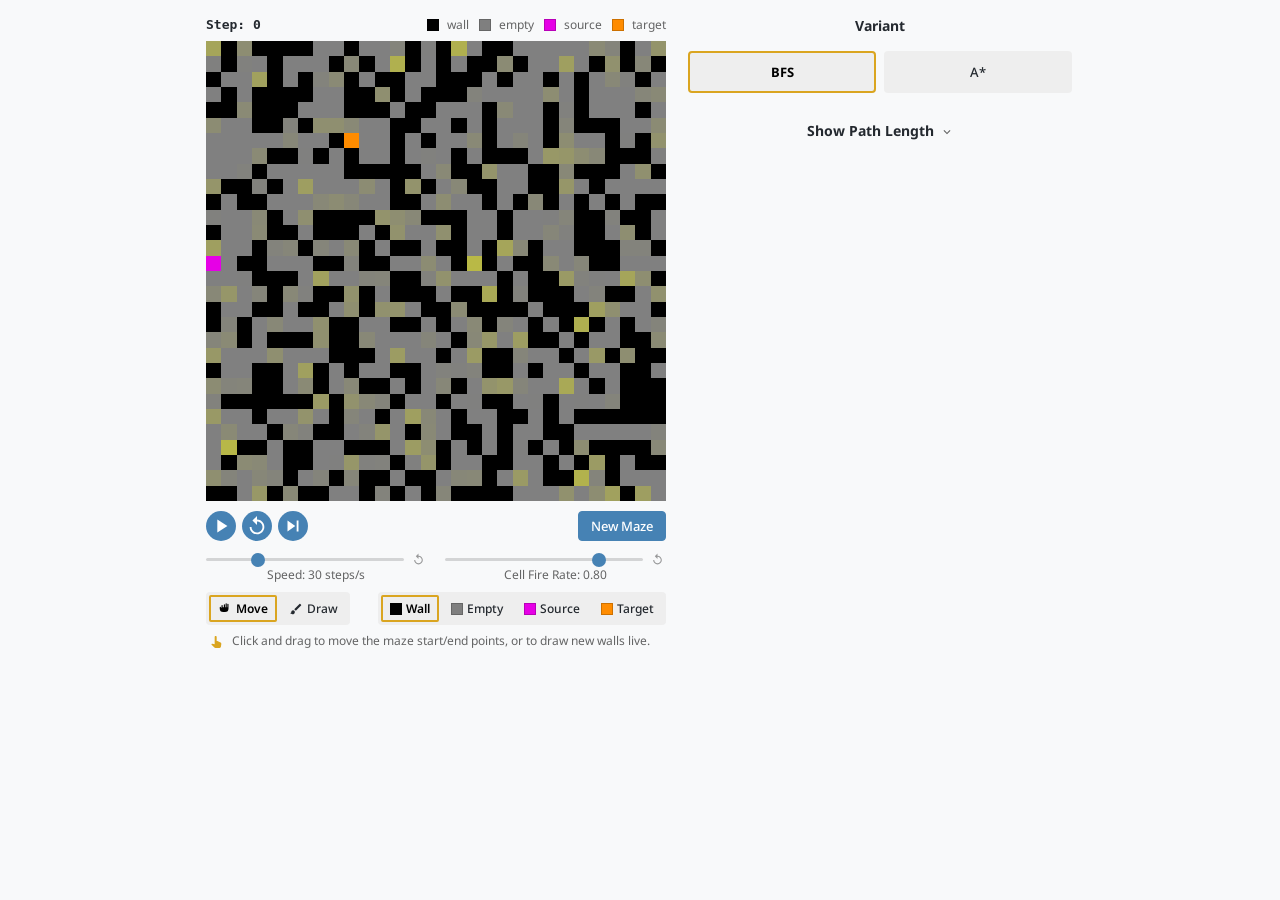
<file: mhard/mhard.html>
<!doctype html>
<html lang="en">

<head>
  <meta charset="UTF-8" />
  <meta name="viewport" content="width=device-width, initial-scale=1.0" />
  <title>Reasoning NCA: Maze Solving Demo</title>
  <link href="https://fonts.googleapis.com/css?family=Google+Sans:400,500,700|Noto+Sans:400,500,600,700"
    rel="stylesheet" />
  <link rel="stylesheet" href="../style.css" />
  <script src="../swissgl.js"></script>
  <style>
    #demo-canvas {
      background-color: var(--bg-panel, #f8f9fa);
      cursor: default;
    }
  </style>
</head>

<body>
  <!-- SVG Icon Definitions -->
  <svg style="display: none;" xmlns="http://www.w3.org/2000/svg">
    <symbol id="playIcon" viewBox="0 0 24 24">
      <path d="M8 5v14l11-7z"></path>
    </symbol>
    <symbol id="pauseIcon" viewBox="0 0 24 24">
      <path d="M6 19h4V5H6v14zm8-14v14h4V5h-4z"></path>
    </symbol>
    <symbol id="resetIcon" viewBox="0 0 24 24">
      <path d="M12 5V1L7 6l5 5V7c3.31 0 6 2.69 6 6s-2.69 6-6 6-6-2.69-6-6H4c0 4.42 3.58 8 8 8s8-3.58 8-8-3.58-8-8-8z">
      </path>
    </symbol>
    <symbol id="stepIcon" viewBox="0 0 24 24">
      <path d="M6 18l8.5-6L6 6v12zM16 6v12h2V6h-2z" />
    </symbol>
    <symbol id="brushIcon" viewBox="0 0 24 24">
      <path
        d="M7 14c-1.66 0-3 1.34-3 3 0 1.31-1.16 2-2 2 .92 1.22 2.49 2 4 2 2.21 0 4-1.79 4-4 0-1.66-1.34-3-3-3zm13.71-9.37l-1.34-1.34a.996.996 0 0 0-1.41 0L9 12.25 11.75 15l8.96-8.96c.39-.39.39-1.02 0-1.41z" />
    </symbol>
    <symbol id="handIcon" viewBox="0 0 24 24">
      <path
        d="M10 9V5a1 1 0 0 1 2 0v4h1V3a1 1 0 0 1 2 0v6h1V4a1 1 0 0 1 2 0v7a6 6 0 0 1-6 6H9a6 6 0 0 1-6-6v-2a1 1 0 0 1 2 0v1h1V6a1 1 0 0 1 2 0v3h2z" />
    </symbol>
    <symbol id="pointerIcon" viewBox="0 0 24 24">
      <path
        d="M19.98 14.82l-.63 4.46c-.14.99-.99 1.72-1.98 1.72h-6.16c-.53 0-1.29-.21-1.66-.59L5 15.62l.83-.84c.24-.24.58-.35.92-.28L10 15.24V4.5C10 3.67 10.67 3 11.5 3S13 3.67 13 4.5v6h.91c.31 0 .62.07.89.21l4.09 2.04c.77.39 1.21 1.22 1.09 2.07z" />
    </symbol>
    <symbol id="chevronDown" viewBox="0 0 24 24">
      <path d="M7.41 8.59L12 13.17l4.59-4.58L18 10l-6 6-6-6 1.41-1.41z" />
    </symbol>
  </svg>

  <div class="l-body-outset grid" id="demo">
    <div class="canvas-column">
      <div class="canvas-header">
        <div class="step-counter" id="step-count">Step: 0</div>
        <div class="canvas-legend">
          <span class="legend-item"><span class="color-dot" style="background: #000000;"></span>wall</span>
          <span class="legend-item"><span class="color-dot" style="background: #7f7f7f;"></span>empty</span>
          <span class="legend-item"><span class="color-dot" style="background: #e600e6;"></span>source</span>
          <span class="legend-item"><span class="color-dot" style="background: #ff8c00;"></span>target</span>
        </div>
      </div>

      <canvas id="demo-canvas" width="512" height="512"></canvas>

      <div class="demo-controls">
        <div class="controls-row">
          <div class="control-buttons">
            <span id="play-pause" class="icon-btn" title="Play/Pause">
              <svg class="demo-icon" id="play">
                <title>Play</title>
                <use xlink:href="#playIcon"></use>
                <symbol id="chevronDown" viewBox="0 0 24 24">
                  <path d="M7.41 8.59L12 13.17l4.59-4.58L18 10l-6 6-6-6 1.41-1.41z" />
                </symbol>
              </svg>
              <svg class="demo-icon" id="pause" style="display: none;">
                <title>Pause</title>
                <use xlink:href="#pauseIcon"></use>
                <symbol id="chevronDown" viewBox="0 0 24 24">
                  <path d="M7.41 8.59L12 13.17l4.59-4.58L18 10l-6 6-6-6 1.41-1.41z" />
                </symbol>
              </svg>
            </span>
            <span id="reset" class="icon-btn" title="Reset">
              <svg class="demo-icon">
                <title>Reset</title>
                <use xlink:href="#resetIcon"></use>
                <symbol id="chevronDown" viewBox="0 0 24 24">
                  <path d="M7.41 8.59L12 13.17l4.59-4.58L18 10l-6 6-6-6 1.41-1.41z" />
                </symbol>
              </svg>
            </span>
            <span id="step" class="icon-btn" title="Step">
              <svg class="demo-icon">
                <title>Step</title>
                <use xlink:href="#stepIcon"></use>
                <symbol id="chevronDown" viewBox="0 0 24 24">
                  <path d="M7.41 8.59L12 13.17l4.59-4.58L18 10l-6 6-6-6 1.41-1.41z" />
                </symbol>
              </svg>
            </span>
          </div>

          <button class="btn-pill primary" id="new-maze" title="New Maze">
            New Maze
          </button>
        </div>

        <div class="sliders-row">
          <div class="speed" title="Simulation Speed">
            <div class="slider-wrap">
              <input type="range" id="speed" min="1" max="120" step="1" value="30">
              <button type="button" class="slider-reset-btn" id="reset-speed" title="Reset to default">
                <svg>
                  <use xlink:href="#resetIcon"></use>
                </svg>
              </button>
            </div>
            <span>Speed: <label id="speedLabel">30 steps/s</label></span>
          </div>

          <div class="speed" title="Cell Fire Rate">
            <div class="slider-wrap">
              <input type="range" id="fire-rate" min="0" max="1" step="0.05" value="0.8">
              <button type="button" class="slider-reset-btn" id="reset-fire-rate" title="Reset to default">
                <svg>
                  <use xlink:href="#resetIcon"></use>
                </svg>
              </button>
            </div>
            <span>Cell Fire Rate: <label id="fireRateLabel">0.80</label></span>
          </div>
        </div>

        <div class="brush-controls-row">
          <div id="brush_mode" class="mode-group">
            <label class="mode-btn active" title="Move">
              <input type="radio" name="brush_mode" value="move" checked>
              <svg>
                <use xlink:href="#handIcon"></use>
              </svg>
              <span>Move</span>
            </label>
            <label class="mode-btn" title="Draw">
              <input type="radio" name="brush_mode" value="draw">
              <svg>
                <use xlink:href="#brushIcon"></use>
              </svg>
              <span>Draw</span>
            </label>
          </div>

          <div id="brush_type" class="brush-group">
            <label class="brush-option active" title="Wall">
              <input type="radio" name="brush" value="wall" checked>
              <span class="color-dot" style="background: #000000;"></span>
              <span>Wall</span>
            </label>
            <label class="brush-option" title="Empty">
              <input type="radio" name="brush" value="empty">
              <span class="color-dot" style="background: #7f7f7f;"></span>
              <span>Empty</span>
            </label>
            <label class="brush-option" title="Source">
              <input type="radio" name="brush" value="source">
              <span class="color-dot" style="background: #e600e6;"></span>
              <span>Source</span>
            </label>
            <label class="brush-option" title="Target">
              <input type="radio" name="brush" value="target">
              <span class="color-dot" style="background: #ff8c00;"></span>
              <span>Target</span>
            </label>
          </div>
        </div>
      </div>

      <div id="demo-tip">
        <svg>
          <use xlink:href="#pointerIcon"></use>
        </svg>
        <div class="hint">Click and drag to move the maze start/end points, or to draw new walls live.</div>
      </div>
    </div>

    <div id="pattern-controls">
      <div class="pattern-selector-title">Variant</div>
      <div id="variant-shelf" class="pattern-selector">
        <div class="subcard active" data-variant="bfs">BFS</div>
        <div class="subcard" data-variant="astar">A*</div>
      </div>

      <div class="plot-toggle-header" id="plot-toggle">
        <div class="pattern-selector-title" id="plot-toggle-title" style="margin-top: 0;">Show Path Length</div>
        <svg class="plot-toggle-icon">
          <use xlink:href="#chevronDown"></use>
        </svg>
      </div>
      <div class="plot-container" id="plot-container">
        <canvas id="metric-plot"></canvas>
      </div>
    </div>
  </div>

  <script type="module">
    import { createDemoMhard } from './create_demo.js';
    const canvas = document.getElementById('demo-canvas');
    const glsl = SwissGL(canvas);
    createDemoMhard(glsl, 'demo');
  </script>
</body>

</html>
</file>
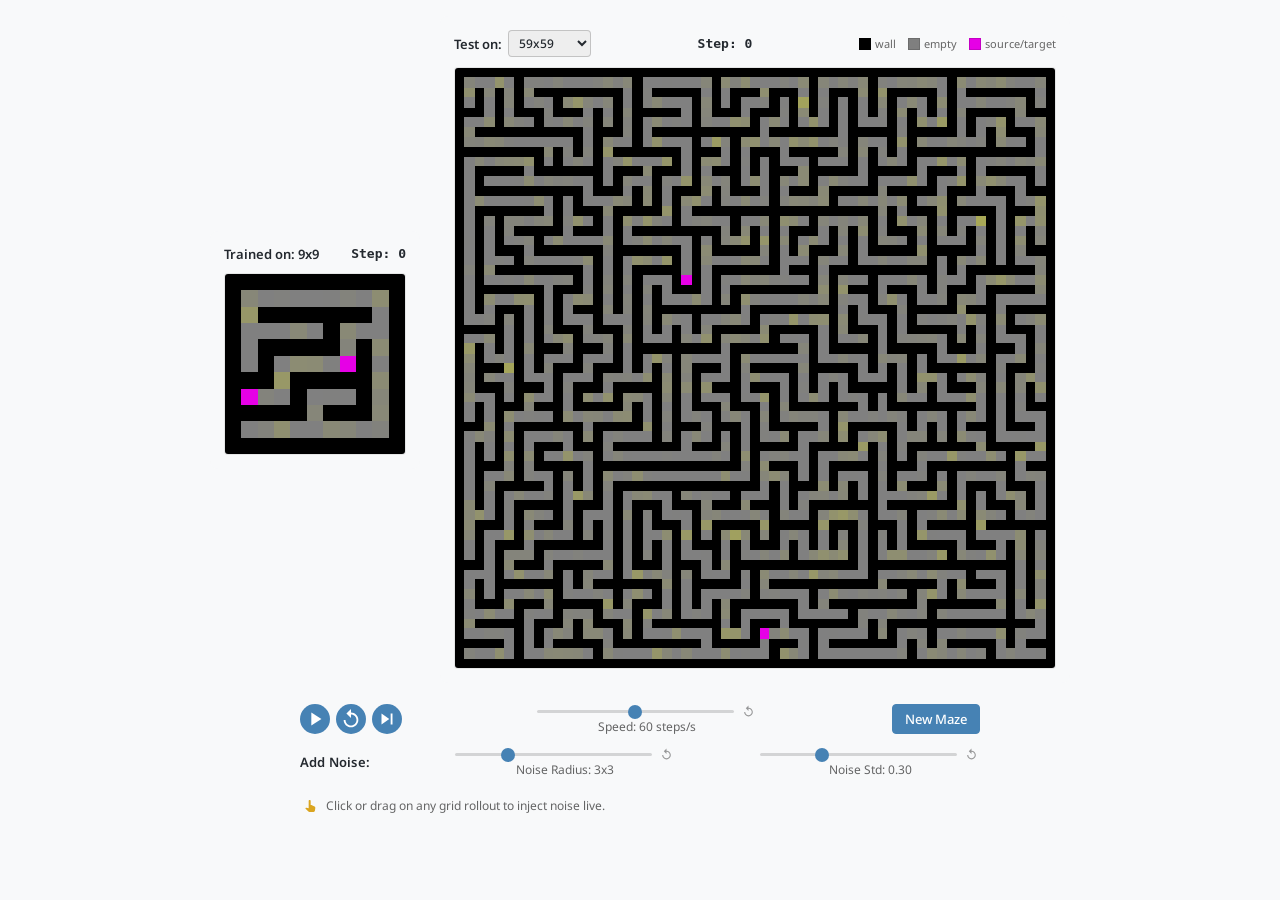
<file: mood/mood.html>
<!doctype html>
<html lang="en">

<head>
  <meta charset="UTF-8" />
  <meta name="viewport" content="width=device-width, initial-scale=1.0" />
  <title>Reasoning NCA: Maze Out-of-Distribution Demo</title>
  <link href="https://fonts.googleapis.com/css?family=Google+Sans:400,500,700|Noto+Sans:400,500,600,700"
    rel="stylesheet" />
  <link rel="stylesheet" href="../style.css" />
  <script src="../swissgl.js"></script>
  <style>
    #demo,
    #demo.mood-layout {
      display: flex !important;
      flex-direction: column !important;
      gap: 16px;
      margin: 0 auto;
      padding: 16px 20px;
      box-sizing: border-box;
    }

    /* 1) First row: Step display */
    .step-counter {
      font-weight: 600;
      font-size: 13px;
      color: var(--text);
      font-family: var(--font-mono, monospace);
      font-variant-numeric: tabular-nums;
    }

    /* 2) Second row: 2 parallel rollout cards (Trained 9x9 vs Test size) */
    .rollouts-row {
      display: grid;
      grid-template-columns: 1fr 3fr;
      align-items: center;
      gap: 20px;
      width: 100%;
      margin-bottom: 4px;
    }

    @media (max-width: 640px) {
      .rollouts-row {
        grid-template-columns: 1fr;
      }
    }

    .rollout-card {
      display: flex;
      flex-direction: column;
      background: var(--bg-panel, #f8f9fa);
      border: 2px solid transparent;
      border-radius: 8px;
      padding: 12px;
      box-sizing: border-box;
      transition: border-color 0.2s ease, box-shadow 0.2s ease;
    }

    .rollout-card.train-card-wrap {
      width: 100%;
      max-width: 220px;
      margin: 0 auto;
      align-self: center;
    }

    .rollout-card.test-card-wrap {
      width: 100%;
    }

    /* Correct (matches target grid): green border */
    .rollout-card.correct {
      border-color: #008c33;
      box-shadow: 0 0 6px rgba(0, 140, 51, 0.35);
    }

    .rollout-header {
      display: flex;
      align-items: center;
      justify-content: space-between;
      margin-bottom: 10px;
      font-size: 13px;
      color: var(--text);
      gap: 8px;
    }

    .rollout-title {
      display: flex;
      align-items: center;
      gap: 6px;
      font-weight: 600;
      white-space: nowrap;
    }

    .rollout-header-right {
      display: flex;
      align-items: center;
      gap: 12px;
    }

    .select-dropdown {
      font-family: inherit;
      font-size: 12px;
      font-weight: 500;
      color: var(--text);
      background: #eee;
      border: 1px solid rgba(0, 0, 0, 0.18);
      border-radius: 4px;
      padding: 3px 6px;
      cursor: pointer;
      outline: none;
      transition: background 0.15s ease, border-color 0.15s ease;
    }

    .select-dropdown:hover {
      background: #e2e2e2;
      border-color: rgba(0, 0, 0, 0.35);
    }

    .select-dropdown:focus {
      border-color: steelblue;
    }

    .rollout-canvas {
      width: 100%;
      aspect-ratio: 1 / 1;
      display: block;
      border: 1px solid rgba(0, 0, 0, 0.08);
      border-radius: 4px;
      cursor: grab;
      background-color: var(--bg-panel, #f8f9fa);
      image-rendering: pixelated;
    }

    /* 3 & 4) Demo controls */
    .demo-controls-wrapper {
      display: flex;
      flex-direction: column;
      gap: 12px;
      width: 100%;
      max-width: 680px;
      margin: 0 auto;
    }

    .demo-controls-wrapper .controls-row {
      display: flex;
      align-items: center;
      justify-content: space-between;
      gap: 16px;
      width: 100%;
    }

    .demo-controls-wrapper .controls-row .speed {
      flex: 1;
      max-width: 220px;
      min-width: 110px;
    }

    .noise-title {
      font-weight: 600;
      font-size: 13px;
      color: var(--text);
      letter-spacing: 0.2px;
      display: flex;
      align-items: center;
      gap: 6px;
    }

    .canvas-legend {
      display: flex;
      align-items: center;
      gap: 12px;
      font-size: 11px;
      color: var(--text-secondary, #666);
    }

    .legend-item {
      display: flex;
      align-items: center;
      gap: 4px;
    }

    .color-dot {
      width: 12px;
      height: 12px;
      border-radius: 0px;
      display: inline-block;
      border: 1px solid rgba(0, 0, 0, 0.15);
    }
  </style>
</head>

<body>
  <!-- SVG Icon Definitions -->
  <svg style="display: none;" xmlns="http://www.w3.org/2000/svg">
    <symbol id="playIcon" viewBox="0 0 24 24">
      <path d="M8 5v14l11-7z"></path>
    </symbol>
    <symbol id="pauseIcon" viewBox="0 0 24 24">
      <path d="M6 19h4V5H6v14zm8-14v14h4V5h-4z"></path>
    </symbol>
    <symbol id="resetIcon" viewBox="0 0 24 24">
      <path d="M12 5V1L7 6l5 5V7c3.31 0 6 2.69 6 6s-2.69 6-6 6-6-2.69-6-6H4c0 4.42 3.58 8 8 8s8-3.58 8-8-3.58-8-8-8z">
      </path>
    </symbol>
    <symbol id="stepIcon" viewBox="0 0 24 24">
      <path d="M6 18l8.5-6L6 6v12zM16 6v12h2V6h-2z" />
    </symbol>
    <symbol id="handIcon" viewBox="0 0 24 24">
      <path
        d="M10 9V5a1 1 0 0 1 2 0v4h1V3a1 1 0 0 1 2 0v6h1V4a1 1 0 0 1 2 0v7a6 6 0 0 1-6 6H9a6 6 0 0 1-6-6v-2a1 1 0 0 1 2 0v1h1V6a1 1 0 0 1 2 0v3h2z" />
    </symbol>
    <symbol id="pointerIcon" viewBox="0 0 24 24">
      <path
        d="M19.98 14.82l-.63 4.46c-.14.99-.99 1.72-1.98 1.72h-6.16c-.53 0-1.29-.21-1.66-.59L5 15.62l.83-.84c.24-.24.58-.35.92-.28L10 15.24V4.5C10 3.67 10.67 3 11.5 3S13 3.67 13 4.5v6h.91c.31 0 .62.07.89.21l4.09 2.04c.77.39 1.21 1.22 1.09 2.07z" />
    </symbol>
  </svg>

  <div class="l-body-outset mood-layout" id="demo">
    <!-- 2) Second row: Two demo cards -->
    <div class="rollouts-row">
      <!-- (i) Trained on: 9x9 (1/4th width, centered, step on the right) -->
      <div class="rollout-card train-card-wrap" id="train-card">
        <div class="rollout-header">
          <span class="rollout-title">Trained on: 9x9</span>
          <div class="step-counter" id="step-count-train">Step: 0</div>
        </div>
        <canvas class="rollout-canvas" id="train-canvas" width="256" height="256"></canvas>
      </div>

      <!-- (ii) Test on: <dropdown selector 13x13 to 201x201, default 59x59> (3/4th width), step in between, legend on right -->
      <div class="rollout-card test-card-wrap" id="test-card">
        <div class="rollout-header">
          <div class="rollout-title">
            <span>Test on:</span>
            <select id="test-size-select" class="select-dropdown">
              <!-- Dynamically populated from 13x13 to 201x201 -->
            </select>
          </div>
          <div class="step-counter" id="step-count-test">Step: 0</div>
          <div class="canvas-legend">
            <span class="legend-item"><span class="color-dot" style="background: #000000;"></span>wall</span>
            <span class="legend-item"><span class="color-dot" style="background: #7f7f7f;"></span>empty</span>
            <span class="legend-item"><span class="color-dot" style="background: #e600e6;"></span>source/target</span>
          </div>
        </div>
        <canvas class="rollout-canvas" id="test-canvas" width="512" height="512"></canvas>
      </div>
    </div>

    <!-- 3 & 4) Demo controls -->
    <div class="demo-controls-wrapper">
      <!-- Row (i): play-pause, reset, step .... Speed .... "New Maze" -->
      <div class="controls-row">
        <div class="control-buttons">
          <span id="play-pause" class="icon-btn" title="Play/Pause (Space)">
            <svg class="demo-icon" id="play">
              <title>Play</title>
              <use xlink:href="#playIcon"></use>
            </svg>
            <svg class="demo-icon" id="pause" style="display: none;">
              <title>Pause</title>
              <use xlink:href="#pauseIcon"></use>
            </svg>
          </span>
          <span id="reset" class="icon-btn" title="Reset (R)">
            <svg class="demo-icon">
              <title>Reset</title>
              <use xlink:href="#resetIcon"></use>
            </svg>
          </span>
          <span id="step" class="icon-btn" title="Step (S)">
            <svg class="demo-icon">
              <title>Step</title>
              <use xlink:href="#stepIcon"></use>
            </svg>
          </span>
        </div>

        <div class="speed" title="Simulation Speed">
          <div class="slider-wrap">
            <input type="range" id="speed" min="1" max="120" step="1" value="60">
            <button type="button" class="slider-reset-btn" id="reset-speed" title="Reset to default">
              <svg>
                <use xlink:href="#resetIcon"></use>
              </svg>
            </button>
          </div>
          <span>Speed: <label id="speedLabel">60 steps/s</label></span>
        </div>

        <button class="btn-pill primary" id="new-maze" title="New Maze">
          New Maze
        </button>
      </div>

      <!-- Row (ii): Add Noise title, Noise Radius slider, Noise Std slider -->
      <div class="controls-row">
        <div class="noise-title">
          <span>Add Noise: </span>
        </div>

        <div class="speed" title="Noise Radius">
          <div class="slider-wrap">
            <input type="range" id="noise-radius" min="0" max="4" step="1" value="1">
            <button type="button" class="slider-reset-btn" id="reset-noise-radius" title="Reset to default">
              <svg>
                <use xlink:href="#resetIcon"></use>
              </svg>
            </button>
          </div>
          <span>Noise Radius: <label id="noiseRadiusLabel">3x3</label></span>
        </div>

        <div class="speed" title="Noise Std">
          <div class="slider-wrap">
            <input type="range" id="noise-std" min="0" max="1" step="0.05" value="0.3">
            <button type="button" class="slider-reset-btn" id="reset-noise-std" title="Reset to default">
              <svg>
                <use xlink:href="#resetIcon"></use>
              </svg>
            </button>
          </div>
          <span>Noise Std: <label id="noiseStdLabel">0.30</label></span>
        </div>
      </div>

      <div id="demo-tip">
        <svg>
          <use xlink:href="#pointerIcon"></use>
        </svg>
        <div class="hint" id="tip-text">Click or drag on any grid rollout to inject noise live.</div>
      </div>
    </div>
  </div>

  <script type="module">
    import { createDemoMood } from './create_demo.js';
    createDemoMood('demo');
  </script>
</body>

</html>
</file>
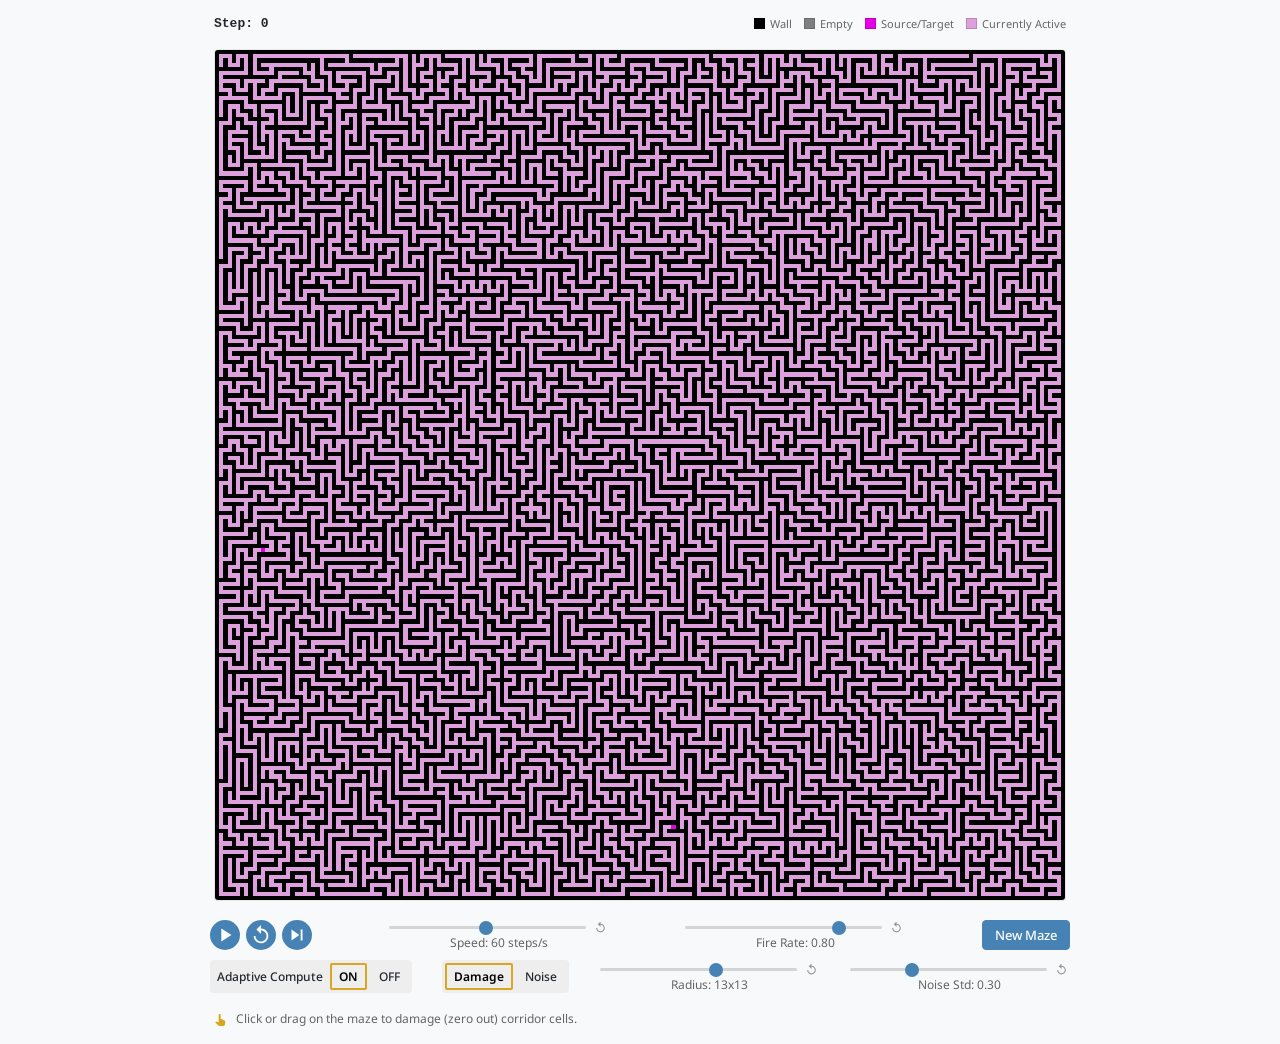
<file: mood/mood_ac.html>
<!doctype html>
<html lang="en">

<head>
  <meta charset="UTF-8" />
  <meta name="viewport" content="width=device-width, initial-scale=1.0" />
  <title>Reasoning NCA: Maze-XL with Adaptive Compute</title>
  <link href="https://fonts.googleapis.com/css?family=Google+Sans:400,500,700|Noto+Sans:400,500,600,700"
    rel="stylesheet" />
  <link rel="stylesheet" href="../style.css" />
  <script src="../swissgl.js"></script>
  <style>
    #demo,
    #demo.mood-ac-layout {
      display: flex !important;
      flex-direction: column !important;
      gap: 14px;
      margin: 0 auto;
      padding: 16px 20px;
      box-sizing: border-box;
    }

    /* 1) First row: Step display & Legend */
    .top-bar-header {
      display: flex;
      align-items: center;
      justify-content: space-between;
      width: 100%;
      padding: 0 4px;
      box-sizing: border-box;
      gap: 12px;
      flex-wrap: wrap;
    }

    .step-counter {
      font-weight: 600;
      font-size: 13px;
      color: var(--text);
      font-family: var(--font-mono, monospace);
      font-variant-numeric: tabular-nums;
      white-space: nowrap;
    }

    .canvas-legend {
      display: flex;
      align-items: center;
      gap: 12px;
      font-size: 11px;
      color: var(--text-secondary, #666);
      flex-wrap: wrap;
    }

    .legend-item {
      display: flex;
      align-items: center;
      gap: 5px;
      white-space: nowrap;
    }

    .color-dot {
      width: 11px;
      height: 11px;
      border-radius: 0px;
      display: inline-block;
      border: 1px solid rgba(0, 0, 0, 0.15);
    }

    /* 2) Second row: Demo card (full width) */
    .demo-canvas-card {
      display: flex;
      flex-direction: column;
      background: var(--bg-panel, #f8f9fa);
      border: 2px solid transparent;
      border-radius: 8px;
      padding: 2px;
      box-sizing: border-box;
      width: 100%;
      transition: border-color 0.2s ease, box-shadow 0.2s ease;
    }

    .demo-canvas-card.correct {
      border-color: #008c33;
      box-shadow: 0 0 8px rgba(0, 140, 51, 0.35);
    }

    #demo-canvas {
      width: 100%;
      aspect-ratio: 1 / 1;
      display: block;
      border: 1px solid rgba(0, 0, 0, 0.08);
      border-radius: 4px;
      cursor: crosshair;
      background-color: var(--bg-panel, #f8f9fa);
      image-rendering: pixelated;
    }

    /* 3 & 4) Controls rows */
    .demo-controls-wrapper {
      display: flex;
      flex-direction: column;
      gap: 10px;
      width: 100%;
      box-sizing: border-box;
    }

    .demo-controls-wrapper .controls-row {
      display: flex;
      align-items: center;
      justify-content: space-between;
      gap: 16px;
      width: 100%;
      flex-wrap: wrap;
    }

    .demo-controls-wrapper .controls-row .speed {
      flex: 1;
      max-width: 220px;
      min-width: 110px;
    }

    .mode-group .group-label {
      font-size: 12px;
      font-weight: 500;
      padding: 0 4px;
      color: var(--text);
      user-select: none;
    }
  </style>
</head>

<body>
  <!-- SVG Icon Definitions (Cells2Pixels style) -->
  <svg style="display: none;" xmlns="http://www.w3.org/2000/svg">
    <symbol id="playIcon" viewBox="0 0 24 24">
      <path d="M8 5v14l11-7z"></path>
    </symbol>
    <symbol id="pauseIcon" viewBox="0 0 24 24">
      <path d="M6 19h4V5H6v14zm8-14v14h4V5h-4z"></path>
    </symbol>
    <symbol id="resetIcon" viewBox="0 0 24 24">
      <path d="M12 5V1L7 6l5 5V7c3.31 0 6 2.69 6 6s-2.69 6-6 6-6-2.69-6-6H4c0 4.42 3.58 8 8 8s8-3.58 8-8-3.58-8-8-8z">
      </path>
    </symbol>
    <symbol id="stepIcon" viewBox="0 0 24 24">
      <path d="M6 18l8.5-6L6 6v12zM16 6v12h2V6h-2z" />
    </symbol>
    <symbol id="handIcon" viewBox="0 0 24 24">
      <path
        d="M10 9V5a1 1 0 0 1 2 0v4h1V3a1 1 0 0 1 2 0v6h1V4a1 1 0 0 1 2 0v7a6 6 0 0 1-6 6H9a6 6 0 0 1-6-6v-2a1 1 0 0 1 2 0v1h1V6a1 1 0 0 1 2 0v3h2z" />
    </symbol>
    <symbol id="pointerIcon" viewBox="0 0 24 24">
      <path
        d="M19.98 14.82l-.63 4.46c-.14.99-.99 1.72-1.98 1.72h-6.16c-.53 0-1.29-.21-1.66-.59L5 15.62l.83-.84c.24-.24.58-.35.92-.28L10 15.24V4.5C10 3.67 10.67 3 11.5 3S13 3.67 13 4.5v6h.91c.31 0 .62.07.89.21l4.09 2.04c.77.39 1.21 1.22 1.09 2.07z" />
    </symbol>
  </svg>

  <div class="l-body-outset mood-ac-layout" id="demo">
    <!-- 1) First row: Step display & Legend -->
    <div class="top-bar-header">
      <div class="step-counter" id="step-count">Step: 0</div>
      <div class="canvas-legend">
        <span class="legend-item"><span class="color-dot" style="background: #000000;"></span>Wall</span>
        <span class="legend-item"><span class="color-dot" style="background: #7f7f7f;"></span>Empty</span>
        <span class="legend-item"><span class="color-dot" style="background: #e600e6;"></span>Source/Target</span>
        <span class="legend-item"><span class="color-dot" style="background: #dda0dd;"></span>Currently Active</span>
      </div>
    </div>

    <!-- 2) Second row: Demo canvas (full width on 201x201 maze) -->
    <div class="demo-canvas-card" id="demo-card">
      <canvas id="demo-canvas" width="609" height="609"></canvas>
    </div>

    <!-- 3 & 4) Demo controls -->
    <div class="demo-controls-wrapper">
      <!-- Row 1: (i) Play-Pause, Reset, Step, (ii) Speed, Cell Fire Rate sliders, (iii) New Maze -->
      <div class="controls-row">
        <div class="control-buttons">
          <span id="play-pause" class="icon-btn" title="Play/Pause (Space)">
            <svg class="demo-icon" id="play">
              <title>Play</title>
              <use xlink:href="#playIcon"></use>
            </svg>
            <svg class="demo-icon" id="pause" style="display: none;">
              <title>Pause</title>
              <use xlink:href="#pauseIcon"></use>
            </svg>
          </span>
          <span id="reset" class="icon-btn" title="Reset (R)">
            <svg class="demo-icon">
              <title>Reset</title>
              <use xlink:href="#resetIcon"></use>
            </svg>
          </span>
          <span id="step" class="icon-btn" title="Step (S)">
            <svg class="demo-icon">
              <title>Step</title>
              <use xlink:href="#stepIcon"></use>
            </svg>
          </span>
        </div>

        <div class="speed" title="Simulation Speed">
          <div class="slider-wrap">
            <input type="range" id="speed" min="1" max="120" step="1" value="60">
            <button type="button" class="slider-reset-btn" id="reset-speed" title="Reset to default">
              <svg>
                <use xlink:href="#resetIcon"></use>
              </svg>
            </button>
          </div>
          <span>Speed: <label id="speedLabel">60 steps/s</label></span>
        </div>

        <div class="speed" title="Cell Fire Rate">
          <div class="slider-wrap">
            <input type="range" id="fire-rate" min="0" max="1" step="0.05" value="0.8">
            <button type="button" class="slider-reset-btn" id="reset-fire-rate" title="Reset to default">
              <svg>
                <use xlink:href="#resetIcon"></use>
              </svg>
            </button>
          </div>
          <span>Fire Rate: <label id="fireRateLabel">0.80</label></span>
        </div>

        <button class="btn-pill primary" id="new-maze" title="New Maze">
          New Maze
        </button>
      </div>

      <!-- Row 2: (i) Adaptive Compute (on/off), (ii) Brush Type (Damage/Noise), (iii) Radius, (iv) Noise Std -->
      <div class="controls-row">
        <div class="mode-group" id="ac-group" title="Adaptive Compute">
          <span class="group-label">Adaptive Compute</span>
          <label class="mode-btn ac-mode-btn active" title="Adaptive Compute ON">
            <input type="radio" name="ac_toggle" value="on" checked>
            <span>ON</span>
          </label>
          <label class="mode-btn ac-mode-btn" title="Adaptive Compute OFF">
            <input type="radio" name="ac_toggle" value="off">
            <span>OFF</span>
          </label>
        </div>

        <div id="brush_type" class="mode-group">
          <label class="mode-btn brush-mode-btn active" title="Damage">
            <input type="radio" name="brush_type" value="damage" checked>
            <span>Damage</span>
          </label>
          <label class="mode-btn brush-mode-btn" title="Noise">
            <input type="radio" name="brush_type" value="noise">
            <span>Noise</span>
          </label>
        </div>

        <div class="speed" title="Noise/Damage Radius">
          <div class="slider-wrap">
            <input type="range" id="noise-radius" min="0" max="10" step="1" value="6">
            <button type="button" class="slider-reset-btn" id="reset-noise-radius" title="Reset to default">
              <svg>
                <use xlink:href="#resetIcon"></use>
              </svg>
            </button>
          </div>
          <span>Radius: <label id="noiseRadiusLabel">13x13</label></span>
        </div>

        <div class="speed" title="Noise Std">
          <div class="slider-wrap">
            <input type="range" id="noise-std" min="0" max="1" step="0.05" value="0.3">
            <button type="button" class="slider-reset-btn" id="reset-noise-std" title="Reset to default">
              <svg>
                <use xlink:href="#resetIcon"></use>
              </svg>
            </button>
          </div>
          <span>Noise Std: <label id="noiseStdLabel">0.30</label></span>
        </div>
      </div>

      <div id="demo-tip">
        <svg>
          <use xlink:href="#pointerIcon"></use>
        </svg>
        <div class="hint" id="tip-text">Click or drag on the maze to damage (zero out) corridor cells.</div>
      </div>
    </div>
  </div>

  <script type="module">
    import { createDemoMood } from './create_demo.js';
    createDemoMood('demo');
  </script>
</body>

</html>
</file>
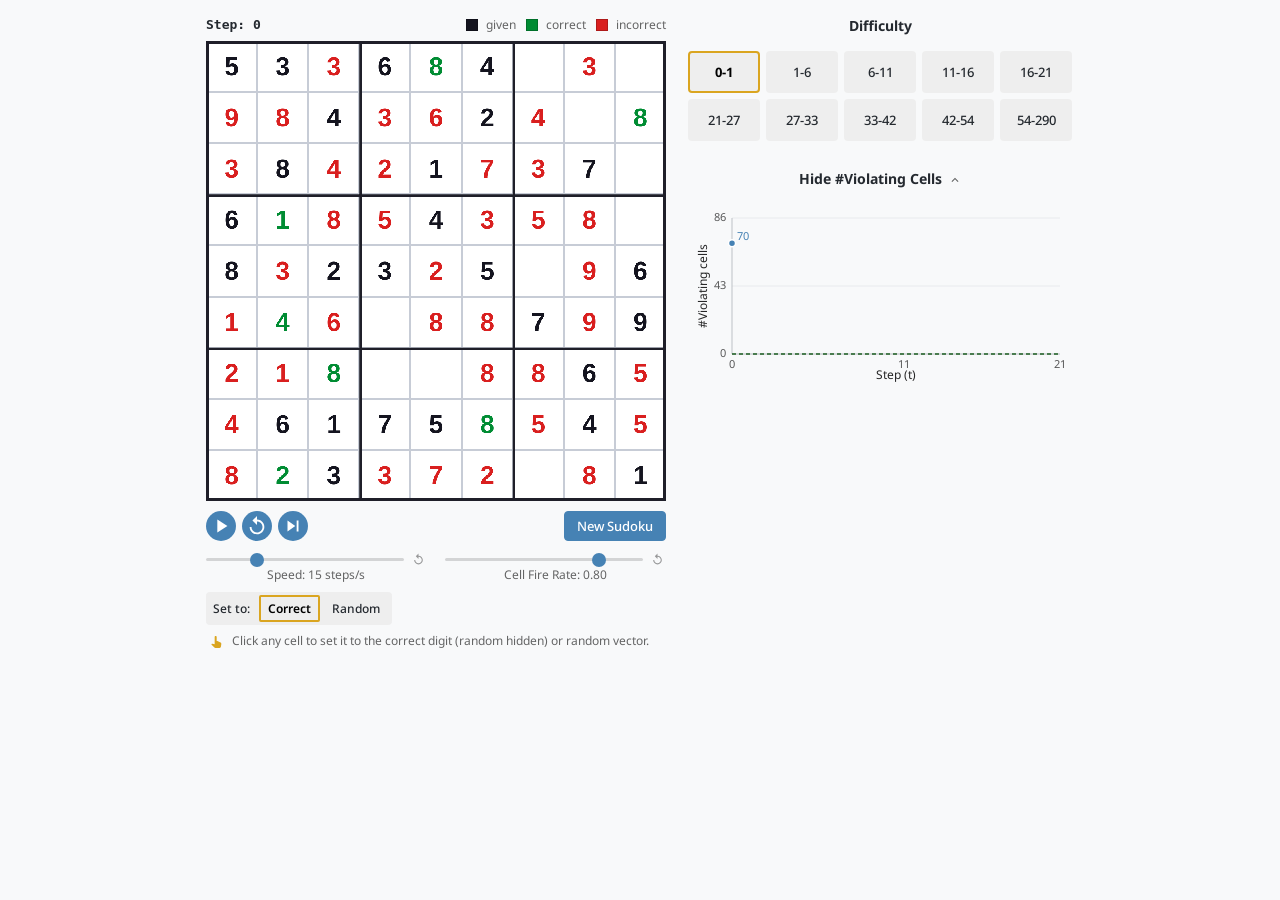
<file: sext/sext.html>
<!doctype html>
<html lang="en">

<head>
  <meta charset="UTF-8" />
  <meta name="viewport" content="width=device-width, initial-scale=1.0" />
  <title>Reasoning NCA: Sudoku-Extreme Demo</title>
  <link href="https://fonts.googleapis.com/css?family=Google+Sans:400,500,700|Noto+Sans:400,500,600,700"
    rel="stylesheet" />
  <link rel="stylesheet" href="../style.css" />
  <script src="../swissgl.js"></script>
  <style>
    #demo-canvas {
      background-color: var(--bg-panel, #f8f9fa);
      cursor: pointer;
    }

    .brush-controls-row {
      display: flex;
      align-items: center;
      justify-content: flex-start;
      width: 100%;
    }

    .mode-group .group-label {
      font-size: 12px;
      font-weight: 500;
      padding: 0 6px 0 4px;
      color: var(--text);
      user-select: none;
    }
  </style>
</head>

<body>
  <!-- SVG Icon Definitions -->
  <svg style="display: none;" xmlns="http://www.w3.org/2000/svg">
    <symbol id="playIcon" viewBox="0 0 24 24">
      <path d="M8 5v14l11-7z"></path>
    </symbol>
    <symbol id="pauseIcon" viewBox="0 0 24 24">
      <path d="M6 19h4V5H6v14zm8-14v14h4V5h-4z"></path>
    </symbol>
    <symbol id="resetIcon" viewBox="0 0 24 24">
      <path d="M12 5V1L7 6l5 5V7c3.31 0 6 2.69 6 6s-2.69 6-6 6-6-2.69-6-6H4c0 4.42 3.58 8 8 8s8-3.58 8-8-3.58-8-8-8z">
      </path>
    </symbol>
    <symbol id="stepIcon" viewBox="0 0 24 24">
      <path d="M6 18l8.5-6L6 6v12zM16 6v12h2V6h-2z" />
    </symbol>
    <symbol id="pinIcon" viewBox="0 0 24 24">
      <path
        d="M16 9V4l1 0c.55 0 1-.45 1-1s-.45-1-1-1H7c-.55 0-1 .45-1 1s.45 1 1 1l1 0v5c0 1.66-1.34 3-3 3v2h5.97v7l1.03 1 1.03-1v-7H19v-2c-1.66 0-3-1.34-3-3z" />
    </symbol>
    <symbol id="magnetIcon" viewBox="0 0 24 24">
      <path
        d="M3 7v6c0 4.97 4.03 9 9 9s9-4.03 9-9V7c0-1.1-.9-2-2-2h-3c-1.1 0-2 .9-2 2v6c0 1.1-.9 2-2 2s-2-.9-2-2V7c0-1.1-.9-2-2-2H5c-1.1 0-2 .9-2 2zm3-1h2v3H6V6zm10 0h2v3h-2V6z" />
    </symbol>
    <symbol id="pointerIcon" viewBox="0 0 24 24">
      <path
        d="M19.98 14.82l-.63 4.46c-.14.99-.99 1.72-1.98 1.72h-6.16c-.53 0-1.29-.21-1.66-.59L5 15.62l.83-.84c.24-.24.58-.35.92-.28L10 15.24V4.5C10 3.67 10.67 3 11.5 3S13 3.67 13 4.5v6h.91c.31 0 .62.07.89.21l4.09 2.04c.77.39 1.21 1.22 1.09 2.07z" />
    </symbol>
    <symbol id="chevronDown" viewBox="0 0 24 24">
      <path d="M7.41 8.59L12 13.17l4.59-4.58L18 10l-6 6-6-6 1.41-1.41z" />
    </symbol>
  </svg>

  <div class="l-body-outset grid" id="demo">
    <div class="canvas-column">
      <div class="canvas-header">
        <div class="step-counter" id="step-count">Step: 0</div>
        <div class="canvas-legend">
          <span class="legend-item"><span class="color-dot" style="background: #14141f;"></span>given</span>
          <span class="legend-item"><span class="color-dot" style="background: #008c33;"></span>correct</span>
          <span class="legend-item"><span class="color-dot" style="background: #d91f1f;"></span>incorrect</span>
        </div>
      </div>

      <canvas id="demo-canvas" width="512" height="512"></canvas>

      <div class="demo-controls">
        <div class="controls-row">
          <div class="control-buttons">
            <span id="play-pause" class="icon-btn" title="Play/Pause">
              <svg class="demo-icon" id="play">
                <title>Play</title>
                <use xlink:href="#playIcon"></use>
              </svg>
              <svg class="demo-icon" id="pause" style="display: none;">
                <title>Pause</title>
                <use xlink:href="#pauseIcon"></use>
              </svg>
            </span>
            <span id="reset" class="icon-btn" title="Reset">
              <svg class="demo-icon">
                <title>Reset</title>
                <use xlink:href="#resetIcon"></use>
              </svg>
            </span>
            <span id="step" class="icon-btn" title="Step">
              <svg class="demo-icon">
                <title>Step</title>
                <use xlink:href="#stepIcon"></use>
              </svg>
            </span>
          </div>

          <button class="btn-pill primary" id="new-sudoku" title="New Sudoku">
            New Sudoku
          </button>
        </div>

        <div class="sliders-row">
          <div class="speed" title="Simulation Speed">
            <div class="slider-wrap">
              <input type="range" id="speed" min="1" max="60" step="1" value="15">
              <button type="button" class="slider-reset-btn" id="reset-speed" title="Reset to default">
                <svg>
                  <use xlink:href="#resetIcon"></use>
                </svg>
              </button>
            </div>
            <span>Speed: <label id="speedLabel">15 steps/s</label></span>
          </div>

          <div class="speed" title="Cell Fire Rate">
            <div class="slider-wrap">
              <input type="range" id="fire-rate" min="0" max="1" step="0.05" value="0.8">
              <button type="button" class="slider-reset-btn" id="reset-fire-rate" title="Reset to default">
                <svg>
                  <use xlink:href="#resetIcon"></use>
                </svg>
              </button>
            </div>
            <span>Cell Fire Rate: <label id="fireRateLabel">0.80</label></span>
          </div>
        </div>

        <div class="brush-controls-row">
          <div class="mode-group" id="set_mode" title="Set cell state">
            <span class="group-label">Set to:</span>
            <label class="mode-btn active" title="Correct Digit">
              <input type="radio" name="set_mode" value="correct" checked>
              <span>Correct</span>
            </label>
            <label class="mode-btn" title="Random Vector">
              <input type="radio" name="set_mode" value="random">
              <span>Random</span>
            </label>
          </div>
        </div>
      </div>

      <div id="demo-tip">
        <svg>
          <use xlink:href="#pointerIcon"></use>
        </svg>
        <div class="hint">Click any cell to set it to the correct digit (random hidden) or random vector.
        </div>
      </div>
    </div>

    <div id="pattern-controls">
      <div class="pattern-selector-title">Difficulty</div>
      <div id="difficulty-shelf" class="pattern-selector">
        <!-- dynamically populated subcards "0-1", ... -->
      </div>

      <div class="plot-toggle-header" id="plot-toggle">
        <div class="pattern-selector-title" id="plot-toggle-title" style="margin-top: 0;">Hide #Violating Cells</div>
        <svg class="plot-toggle-icon expanded">
          <use xlink:href="#chevronDown"></use>
        </svg>
      </div>
      <div class="plot-container visible" id="plot-container">
        <canvas id="metric-plot"></canvas>
      </div>
    </div>
  </div>

  <script type="module">
    import { createDemoSext } from './create_demo.js';
    const canvas = document.getElementById('demo-canvas');
    const glsl = SwissGL(canvas);
    createDemoSext(glsl, 'demo');
  </script>
</body>

</html>
</file>
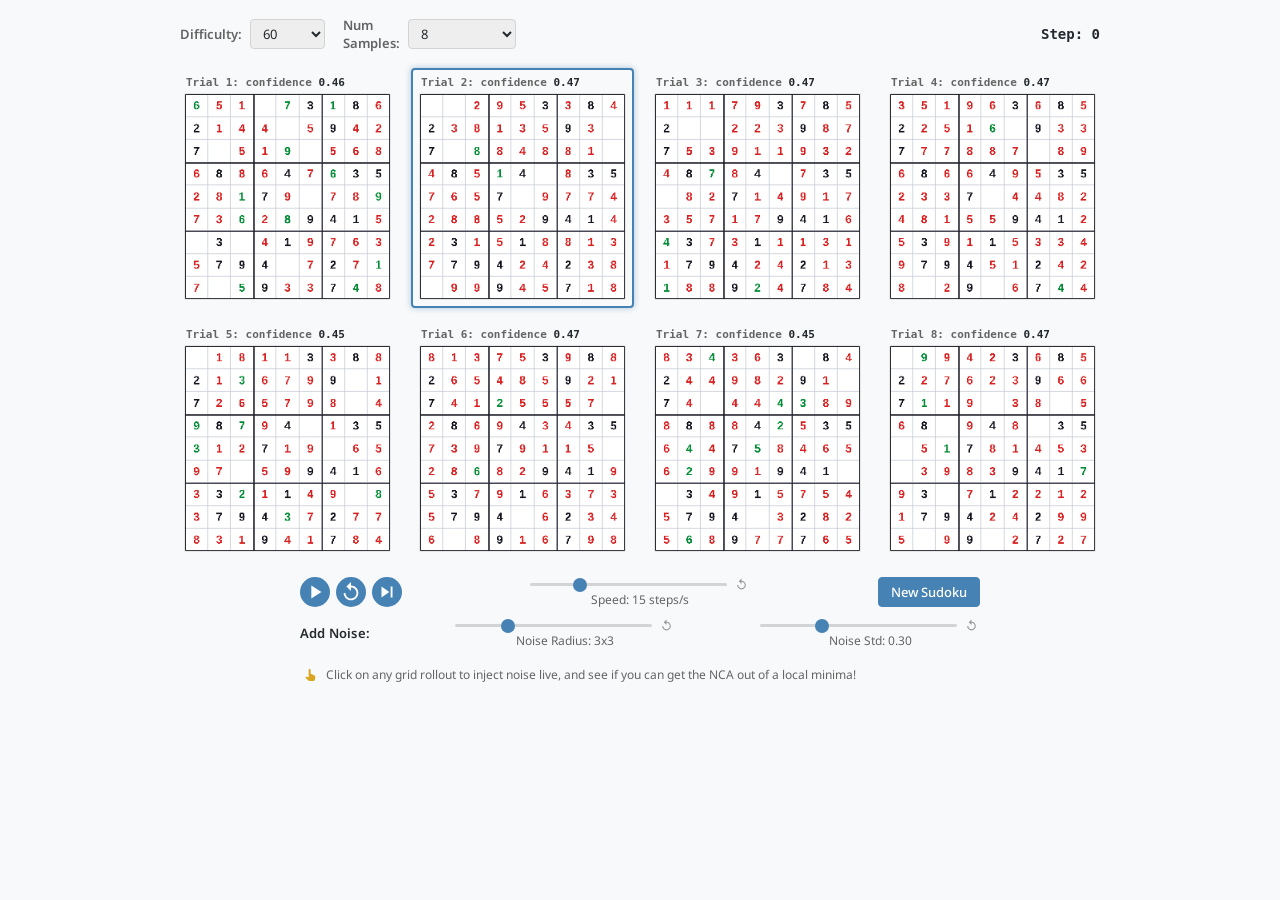
<file: sood/sood.html>
<!doctype html>
<html lang="en">

<head>
  <meta charset="UTF-8" />
  <meta name="viewport" content="width=device-width, initial-scale=1.0" />
  <title>Reasoning NCA: Sudoku-OOD Demo</title>
  <link href="https://fonts.googleapis.com/css?family=Google+Sans:400,500,700|Noto+Sans:400,500,600,700"
    rel="stylesheet" />
  <link rel="stylesheet" href="../style.css" />
  <script src="../swissgl.js"></script>
  <style>
    #demo,
    #demo.sood-layout {
      display: flex !important;
      flex-direction: column !important;
      max-width: 960px;
      margin: 0 auto;
      padding: 16px;
      gap: 16px;
      user-select: none;
    }

    .top-bar {
      display: flex;
      justify-content: space-between;
      align-items: center;
      width: 100%;
      padding: 0 4px;
      flex-wrap: wrap;
      gap: 12px;
    }

    .top-bar-controls {
      display: flex;
      align-items: center;
      gap: 18px;
      flex-wrap: wrap;
    }

    .top-bar-item {
      display: inline-flex;
      align-items: center;
      gap: 8px;
      font-size: 13px;
      font-weight: 500;
      color: var(--text);
    }

    .top-bar-item label {
      font-family: var(--font-heading);
      font-weight: 600;
      color: var(--text-muted);
    }

    .top-bar-item select {
      min-width: 75px;
      padding: 4px 8px;
    }

    .step-counter {
      font-size: 14px;
      font-weight: 600;
      font-family: var(--font-mono);
      color: var(--text);
      margin-left: auto;
    }

    /* 4 grids per row */
    .trials-grid {
      display: grid;
      grid-template-columns: repeat(4, 1fr);
      gap: 12px;
      width: 100%;
    }

    @media (max-width: 768px) {
      .trials-grid {
        grid-template-columns: repeat(2, 1fr);
      }
    }

    .trial-card {
      display: flex;
      flex-direction: column;
      align-items: center;
      background: var(--bg-panel, #f8f9fa);
      border: 2px solid transparent;
      border-radius: 4px;
      padding: 6px;
      transition: border-color 0.15s ease, box-shadow 0.15s ease;
      user-select: none;
      box-sizing: border-box;
    }

    .trial-header {
      display: flex;
      justify-content: space-between;
      align-items: center;
      width: 100%;
      font-size: 11px;
      font-weight: 600;
      font-family: var(--font-mono);
      color: var(--text-muted);
      margin-bottom: 4px;
      padding: 0 2px;
      white-space: nowrap;
    }

    .trial-title {
      overflow: hidden;
      text-overflow: ellipsis;
    }

    .conf-scalar {
      color: var(--text);
    }

    .trial-badge {
      font-size: 12px;
      font-weight: 700;
      color: #008c33;
      display: none;
      margin-left: 4px;
    }

    .trial-canvas {
      width: 100%;
      aspect-ratio: 1 / 1;
      display: block;
      border: 1px solid rgba(0, 0, 0, 0.08);
      border-radius: 2px;
      cursor: crosshair;
      background-color: var(--bg-panel, #f8f9fa);
    }

    /* Correct (matches target grid): checkmark & green border */
    .trial-card.correct {
      border-color: #008c33 !important;
      box-shadow: 0 0 6px rgba(0, 140, 51, 0.35);
    }

    .trial-card.correct .trial-badge {
      display: inline-block;
    }

    /* Highest confidence: blue border */
    .trial-card.highest-conf {
      border-color: steelblue;
      box-shadow: 0 0 6px rgba(70, 130, 180, 0.45);
    }

    .demo-controls-wrapper {
      display: flex;
      flex-direction: column;
      gap: 10px;
      width: 100%;
      max-width: 680px;
      margin: 0 auto;
    }

    .demo-controls-wrapper .controls-row {
      display: flex;
      align-items: center;
      justify-content: space-between;
      gap: 16px;
      width: 100%;
    }

    .demo-controls-wrapper .controls-row .speed {
      flex: 1;
      max-width: 220px;
      min-width: 110px;
    }

    .noise-title {
      font-weight: 600;
      font-size: 13px;
      color: var(--text);
      letter-spacing: 0.2px;
      display: flex;
      align-items: center;
      gap: 6px;
    }
  </style>
</head>

<body>
  <!-- SVG Icon Definitions -->
  <svg style="display: none;" xmlns="http://www.w3.org/2000/svg">
    <symbol id="playIcon" viewBox="0 0 24 24">
      <path d="M8 5v14l11-7z"></path>
    </symbol>
    <symbol id="pauseIcon" viewBox="0 0 24 24">
      <path d="M6 19h4V5H6v14zm8-14v14h4V5h-4z"></path>
    </symbol>
    <symbol id="resetIcon" viewBox="0 0 24 24">
      <path d="M12 5V1L7 6l5 5V7c3.31 0 6 2.69 6 6s-2.69 6-6 6-6-2.69-6-6H4c0 4.42 3.58 8 8 8s8-3.58 8-8-3.58-8-8-8z">
      </path>
    </symbol>
    <symbol id="stepIcon" viewBox="0 0 24 24">
      <path d="M6 18l8.5-6L6 6v12zM16 6v12h2V6h-2z" />
    </symbol>
    <symbol id="pointerIcon" viewBox="0 0 24 24">
      <path
        d="M19.98 14.82l-.63 4.46c-.14.99-.99 1.72-1.98 1.72h-6.16c-.53 0-1.29-.21-1.66-.59L5 15.62l.83-.84c.24-.24.58-.35.92-.28L10 15.24V4.5C10 3.67 10.67 3 11.5 3S13 3.67 13 4.5v6h.91c.31 0 .62.07.89.21l4.09 2.04c.77.39 1.21 1.22 1.09 2.07z" />
    </symbol>
  </svg>

  <div class="l-body-outset sood-layout" id="demo">
    <!-- 1) First row: Difficulty, Num Samples, and Step Counter -->
    <div class="top-bar">
      <div class="top-bar-controls">
        <div class="top-bar-item">
          <label for="difficulty-select">Difficulty:</label>
          <select id="difficulty-select" class="select-dropdown">
            <!-- Dynamically populated from 47 to 64 -->
          </select>
        </div>

        <div class="top-bar-item">
          <label for="samples-select">Num Samples:</label>
          <select id="samples-select" class="select-dropdown">
            <option value="4">4</option>
            <option value="8" selected>8</option>
            <option value="12">12</option>
            <option value="16">16</option>
            <option value="20">20</option>
          </select>
        </div>
      </div>

      <div class="step-counter" id="step-count">Step: 0</div>
    </div>

    <!-- 2) Second row(s): num_samples parallel demo rollouts (4 grids per row) -->
    <div class="trials-grid" id="trials-grid">
      <!-- Trial cards populated dynamically by create_demo.js -->
    </div>

    <!-- 3 & 4) Demo & Brush Controls -->
    <div class="demo-controls-wrapper">
      <!-- Row (i): play-pause, reset, step .... Speed .... New Sudoku -->
      <div class="controls-row">
        <div class="control-buttons">
          <span id="play-pause" class="icon-btn" title="Play/Pause">
            <svg class="demo-icon" id="play">
              <title>Play</title>
              <use xlink:href="#playIcon"></use>
            </svg>
            <svg class="demo-icon" id="pause" style="display: none;">
              <title>Pause</title>
              <use xlink:href="#pauseIcon"></use>
            </svg>
          </span>
          <span id="reset" class="icon-btn" title="Reset">
            <svg class="demo-icon">
              <title>Reset</title>
              <use xlink:href="#resetIcon"></use>
            </svg>
          </span>
          <span id="step" class="icon-btn" title="Step">
            <svg class="demo-icon">
              <title>Step</title>
              <use xlink:href="#stepIcon"></use>
            </svg>
          </span>
        </div>

        <div class="speed" title="Simulation Speed">
          <div class="slider-wrap">
            <input type="range" id="speed" min="1" max="60" step="1" value="15">
            <button type="button" class="slider-reset-btn" id="reset-speed" title="Reset to default">
              <svg>
                <use xlink:href="#resetIcon"></use>
              </svg>
            </button>
          </div>
          <span>Speed: <label id="speedLabel">15 steps/s</label></span>
        </div>

        <button class="btn-pill primary" id="new-sudoku" title="New Sudoku">
          New Sudoku
        </button>
      </div>

      <!-- Row (ii): Add Noise title, Noise Radius slider, Noise Std slider -->
      <div class="controls-row">
        <div class="noise-title">
          <span>Add Noise: </span>
        </div>

        <div class="speed" title="Noise Radius">
          <div class="slider-wrap">
            <input type="range" id="noise-radius" min="0" max="4" step="1" value="1">
            <button type="button" class="slider-reset-btn" id="reset-noise-radius" title="Reset to default">
              <svg>
                <use xlink:href="#resetIcon"></use>
              </svg>
            </button>
          </div>
          <span>Noise Radius: <label id="noiseRadiusLabel">3x3</label></span>
        </div>

        <div class="speed" title="Noise Std">
          <div class="slider-wrap">
            <input type="range" id="noise-std" min="0" max="1" step="0.05" value="0.3">
            <button type="button" class="slider-reset-btn" id="reset-noise-std" title="Reset to default">
              <svg>
                <use xlink:href="#resetIcon"></use>
              </svg>
            </button>
          </div>
          <span>Noise Std: <label id="noiseStdLabel">0.30</label></span>
        </div>
      </div>

      <div id="demo-tip">
        <svg>
          <use xlink:href="#pointerIcon"></use>
        </svg>
        <div class="hint">Click on any grid rollout to inject noise live, and see if you can get the NCA out of a local
          minima!</div>
      </div>
    </div>
  </div>

  <script type="module">
    import { createDemoSood } from './create_demo.js';
    createDemoSood('demo');
  </script>
</body>

</html>
</file>
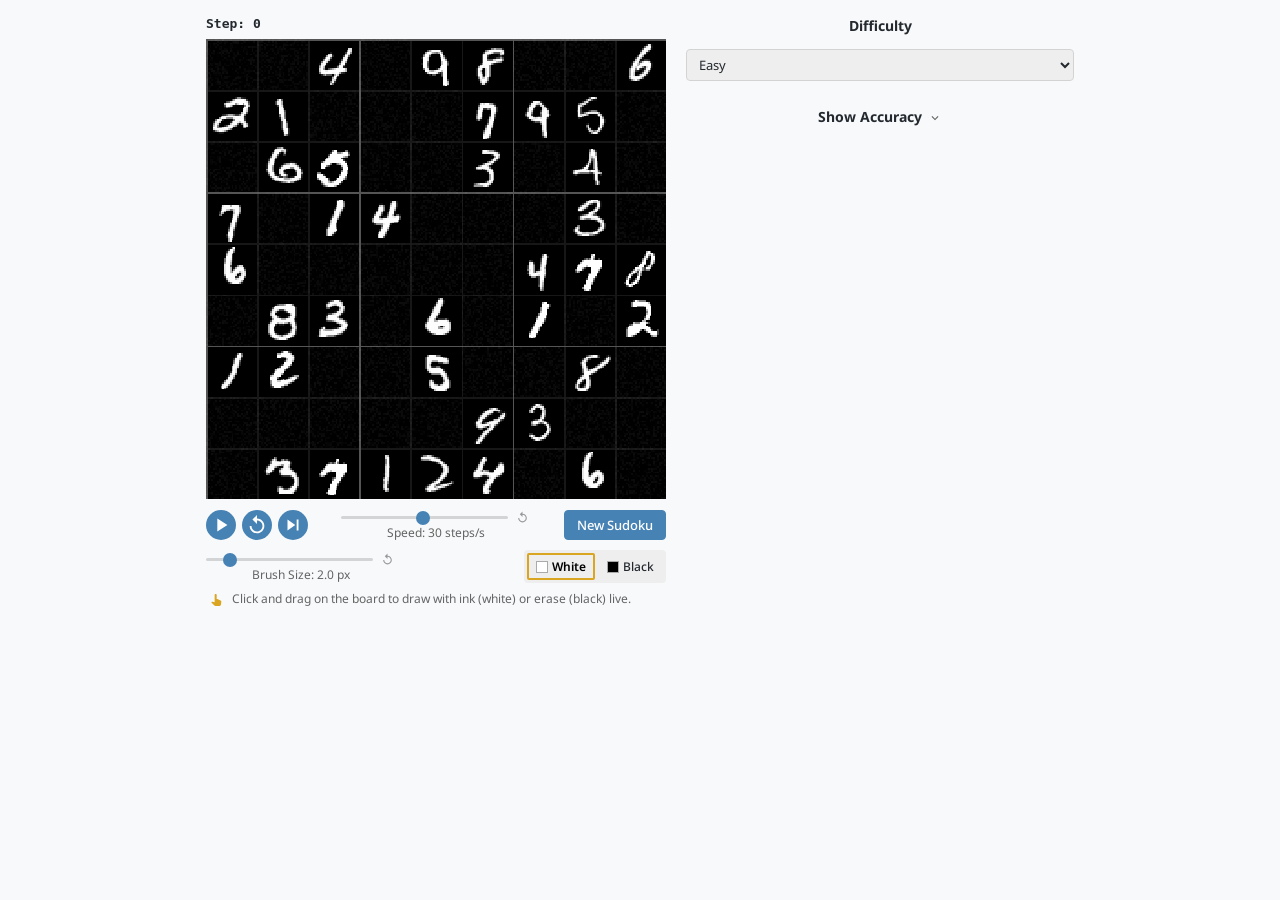
<file: vsudoku/vsudoku.html>
<!doctype html>
<html lang="en">

<head>
  <meta charset="UTF-8" />
  <meta name="viewport" content="width=device-width, initial-scale=1.0" />
  <title>Reasoning NCA: Visual Sudoku Demo</title>
  <link href="https://fonts.googleapis.com/css?family=Google+Sans:400,500,700|Noto+Sans:400,500,600,700"
    rel="stylesheet" />
  <link rel="stylesheet" href="../style.css" />
  <script src="../swissgl.js"></script>
  <style>
    #demo-canvas {
      background-color: var(--bg-panel, #f8f9fa);
      cursor: crosshair;
    }

    .controls-row .speed {
      flex: 1;
      max-width: 190px;
      min-width: 100px;
    }
  </style>
</head>

<body>
  <!-- SVG Icon Definitions -->
  <svg style="display: none;" xmlns="http://www.w3.org/2000/svg">
    <symbol id="playIcon" viewBox="0 0 24 24">
      <path d="M8 5v14l11-7z"></path>
    </symbol>
    <symbol id="pauseIcon" viewBox="0 0 24 24">
      <path d="M6 19h4V5H6v14zm8-14v14h4V5h-4z"></path>
    </symbol>
    <symbol id="resetIcon" viewBox="0 0 24 24">
      <path d="M12 5V1L7 6l5 5V7c3.31 0 6 2.69 6 6s-2.69 6-6 6-6-2.69-6-6H4c0 4.42 3.58 8 8 8s8-3.58 8-8-3.58-8-8-8z">
      </path>
    </symbol>
    <symbol id="stepIcon" viewBox="0 0 24 24">
      <path d="M6 18l8.5-6L6 6v12zM16 6v12h2V6h-2z" />
    </symbol>
    <symbol id="pointerIcon" viewBox="0 0 24 24">
      <path
        d="M19.98 14.82l-.63 4.46c-.14.99-.99 1.72-1.98 1.72h-6.16c-.53 0-1.29-.21-1.66-.59L5 15.62l.83-.84c.24-.24.58-.35.92-.28L10 15.24V4.5C10 3.67 10.67 3 11.5 3S13 3.67 13 4.5v6h.91c.31 0 .62.07.89.21l4.09 2.04c.77.39 1.21 1.22 1.09 2.07z" />
    </symbol>
    <symbol id="chevronDown" viewBox="0 0 24 24">
      <path d="M7.41 8.59L12 13.17l4.59-4.58L18 10l-6 6-6-6 1.41-1.41z" />
    </symbol>
  </svg>

  <div class="l-body-outset grid" id="demo">
    <!-- 1) Left column -->
    <div class="canvas-column">
      <!-- 1.a) header that shows step -->
      <div class="canvas-header">
        <div class="step-counter" id="step-count">Step: 0</div>
      </div>

      <!-- 1.b) demo canvas that shows the rollout -->
      <canvas id="demo-canvas" width="512" height="512"></canvas>

      <!-- 1.c) demo controls with 2 rows -->
      <div class="demo-controls">
        <!-- Row (i): play-pause, reset, step, speed, new sudoku -->
        <div class="controls-row">
          <div class="control-buttons">
            <span id="play-pause" class="icon-btn" title="Play/Pause">
              <svg class="demo-icon" id="play">
                <title>Play</title>
                <use xlink:href="#playIcon"></use>
              </svg>
              <svg class="demo-icon" id="pause" style="display: none;">
                <title>Pause</title>
                <use xlink:href="#pauseIcon"></use>
              </svg>
            </span>
            <span id="reset" class="icon-btn" title="Reset">
              <svg class="demo-icon">
                <title>Reset</title>
                <use xlink:href="#resetIcon"></use>
              </svg>
            </span>
            <span id="step" class="icon-btn" title="Step">
              <svg class="demo-icon">
                <title>Step</title>
                <use xlink:href="#stepIcon"></use>
              </svg>
            </span>
          </div>

          <div class="speed" title="Simulation Speed">
            <div class="slider-wrap">
              <input type="range" id="speed" min="1" max="60" step="1" value="30">
              <button type="button" class="slider-reset-btn" id="reset-speed" title="Reset to default">
                <svg>
                  <use xlink:href="#resetIcon"></use>
                </svg>
              </button>
            </div>
            <span>Speed: <label id="speedLabel">30 steps/s</label></span>
          </div>

          <button class="btn-pill primary" id="new-sudoku" title="New Sudoku">
            New Sudoku
          </button>
        </div>

        <!-- Row (ii): brush size (slider) and brush color (black or white) -->
        <div class="controls-row">
          <div class="speed" title="Brush Size">
            <div class="slider-wrap">
              <input type="range" id="brush-size" min="1" max="10" step="0.5" value="2">
              <button type="button" class="slider-reset-btn" id="reset-brush-size" title="Reset to default">
                <svg>
                  <use xlink:href="#resetIcon"></use>
                </svg>
              </button>
            </div>
            <span>Brush Size: <label id="brushSizeLabel">2.0 px</label></span>
          </div>

          <div id="brush_type" class="brush-group">
            <label class="brush-option active" title="White (Ink)">
              <input type="radio" name="brush" value="white" checked>
              <span class="color-dot" style="background: #ffffff; border: 1px solid #aaa;"></span>
              <span>White</span>
            </label>
            <label class="brush-option" title="Black (Erase)">
              <input type="radio" name="brush" value="black">
              <span class="color-dot" style="background: #000000; border: 1px solid #aaa;"></span>
              <span>Black</span>
            </label>
          </div>
        </div>
      </div>

      <div id="demo-tip">
        <svg>
          <use xlink:href="#pointerIcon"></use>
        </svg>
        <div class="hint">Click and drag on the board to draw with ink (white) or erase (black) live.</div>
      </div>
    </div>

    <!-- 2) Right column -->
    <div id="pattern-controls">
      <!-- 2.a) control div with title "Difficulty" and dropdown selector -->
      <div class="pattern-selector-title">Difficulty</div>
      <select id="difficulty-select" class="select-dropdown">
        <option value="easy" selected>Easy</option>
        <option value="hard">Hard</option>
      </select>

      <!-- 2.c) plot toggle with title "Show Accuracy" and live plot -->
      <div class="plot-toggle-header" id="plot-toggle">
        <div class="pattern-selector-title" id="plot-toggle-title" style="margin-top: 0;">Show Accuracy</div>
        <svg class="plot-toggle-icon">
          <use xlink:href="#chevronDown"></use>
        </svg>
      </div>
      <div class="plot-container" id="plot-container">
        <canvas id="metric-plot"></canvas>
      </div>
    </div>
  </div>

  <script type="module">
    import { createDemoVsudoku } from './create_demo.js';
    const canvas = document.getElementById('demo-canvas');
    const glsl = SwissGL(canvas);
    createDemoVsudoku(glsl, 'demo');
  </script>
</body>

</html>
</file>
<file: style.css>
@import url('https://fonts.googleapis.com/css?family=Google+Sans:400,500,700|Noto+Sans:400,500,600,700');

:root {
  --primary: steelblue;
  --primary-hover: #36648b;
  --border-color: lightgrey;
  --bg-panel: #f8f9fa;
  --text: #24292f;
  --text-muted: rgba(0, 0, 0, 0.6);
  --font-sans: 'Noto Sans', -apple-system, BlinkMacSystemFont, "Segoe UI", Roboto, Helvetica, Arial, sans-serif;
  --font-heading: 'Google Sans', 'Noto Sans', sans-serif;
  --font-mono: ui-monospace, Menlo, Consolas, monospace;
}

* {
  box-sizing: border-box;
}

html,
body {
  margin: 0;
  padding: 0;
  width: 100%;
  background-color: var(--bg-panel);
  color: var(--text);
  font-family: var(--font-sans);
  -webkit-font-smoothing: antialiased;
}

h1,
h2,
h3,
h4,
.main-title,
.section-title,
.panel-title,
.pattern-selector-title {
  font-family: var(--font-heading);
}

#demo {
  font-size: 14px;
  user-select: none;
  display: grid;
  grid-template-columns: minmax(280px, 460px) 1fr;
  gap: 20px;
  align-items: start;
  justify-content: center;
  max-width: 900px;
  margin: 0 auto;
  padding: 16px;
}

@media (max-width: 768px) {
  #demo {
    grid-template-columns: 1fr;
  }
}

.canvas-column {
  display: flex;
  flex-direction: column;
  width: 100%;
}

.canvas-header {
  display: flex;
  justify-content: space-between;
  align-items: center;
  width: 100%;
  margin-bottom: 8px;
  font-size: 13px;
}

.step-counter {
  font-weight: 600;
  color: var(--text);
  font-family: var(--font-mono);
  font-variant-numeric: tabular-nums;
}

.canvas-legend {
  display: inline-flex;
  align-items: center;
  gap: 10px;
  font-size: 12px;
  color: var(--text-muted);
}

#demo-canvas {
  border: 0px solid lightgrey;
  border-radius: 0px;
  image-rendering: pixelated;
  touch-action: none;
  width: 100%;
  aspect-ratio: 1 / 1;
  display: block;
  box-shadow: none;
  background-color: var(--bg-panel);
}

.demo-controls {
  display: flex;
  flex-direction: column;
  gap: 10px;
  margin-top: 10px;
  padding: 0;
  background: transparent;
  border: none;
  border-radius: 0px;
}

.controls-row {
  display: flex;
  flex-wrap: nowrap;
  align-items: center;
  justify-content: space-between;
  width: 100%;
  gap: 8px;
}

.sliders-row {
  display: flex;
  flex-wrap: nowrap;
  align-items: center;
  justify-content: space-between;
  width: 100%;
  gap: 16px;
  border-top: none;
  padding-top: 0;
}

.brush-controls-row {
  display: flex;
  flex-wrap: nowrap;
  align-items: center;
  justify-content: space-between;
  width: 100%;
  gap: 8px;
  border-top: none;
  padding-top: 0;
}

.mode-group,
.brush-group,
.digit-strip {
  display: inline-flex;
  align-items: center;
  background: #eee;
  border-radius: 4px;
  padding: 3px;
  gap: 3px;
  flex-shrink: 0;
}

.mode-btn,
.brush-option,
.brush-btn {
  display: inline-flex;
  align-items: center;
  justify-content: center;
  gap: 4px;
  padding: 3px 7px;
  background: transparent;
  border: 2px solid transparent;
  border-radius: 2px;
  font-size: 12px;
  font-weight: 500;
  color: var(--text);
  cursor: pointer;
  transition: border-color 0.1s ease;
  user-select: none;
  white-space: nowrap;
}

.digit-strip .brush-btn {
  width: 24px;
  height: 25px;
  padding: 0;
  font-size: 12px;
  font-weight: 600;
}

.mode-btn svg {
  width: 14px;
  height: 14px;
  fill: currentColor;
  flex-shrink: 0;
}

.mode-btn input[type="radio"],
.brush-option input[type="radio"],
.brush-btn input[type="radio"] {
  display: none;
}

.mode-btn.active,
.mode-btn:has(input:checked),
.brush-option.active,
.brush-option:has(input:checked),
.brush-btn.active,
.brush-btn:has(input:checked) {
  border: 2px solid goldenrod;
  background: transparent;
  color: #000;
  font-weight: 600;
}

.mode-btn.active svg,
.mode-btn:has(input:checked) svg {
  fill: #000;
}

.digit-strip .clear-btn {
  font-size: 12px;
  color: #c0392b;
}

.digit-strip .clear-btn.active,
.digit-strip .clear-btn:has(input:checked) {
  border: 2px solid goldenrod;
  color: #c0392b;
}

.control-buttons {
  display: inline-flex;
  align-items: center;
  gap: 6px;
}

.icon-btn {
  display: inline-flex;
  align-items: center;
  justify-content: center;
  cursor: pointer;
}

.demo-icon {
  width: 30px;
  height: 30px;
  background: steelblue;
  fill: white;
  border-radius: 20px;
  padding: 4px;
  margin: 0px;
  cursor: pointer;
  display: inline-flex;
  align-items: center;
  justify-content: center;
  transition: background 0.15s ease;
  vertical-align: middle;
}

.demo-icon use {
  pointer-events: none;
}

.demo-icon:hover {
  background: #36648b;
}

.demo-icon:active {
  transform: scale(0.95);
}

.demo-icon.disabled {
  background: grey;
  cursor: default;
  pointer-events: none;
}

.tooltip {
  position: relative;
  display: inline-block;
}

.speed {
  display: flex;
  flex-direction: column;
  align-items: center;
  flex: 1;
  max-width: 48%;
  font-size: 12px;
  color: var(--text-muted);
  line-height: 1.2;
}

.speed span {
  white-space: nowrap;
}

.slider-wrap {
  display: flex;
  align-items: center;
  width: 100%;
  gap: 6px;
}

input[type=range] {
  -webkit-appearance: none;
  flex: 1;
  width: 100%;
  min-width: 120px;
  background: transparent;
  margin: 0;
  cursor: pointer;
}

input[type=range]:focus {
  outline: none;
}

input[type=range]::-webkit-slider-runnable-track {
  width: 100%;
  height: 3px;
  cursor: pointer;
  background: rgba(0, 0, 0, 0.15);
  border-radius: 2px;
  border: none;
}

input[type=range]:focus::-webkit-slider-runnable-track {
  background: rgba(0, 0, 0, 0.25);
}

input[type=range]::-webkit-slider-thumb {
  -webkit-appearance: none;
  height: 14px;
  width: 14px;
  border-radius: 50%;
  background: steelblue;
  cursor: pointer;
  margin-top: -5.5px;
}

input[type=range]::-moz-range-track {
  width: 100%;
  height: 3px;
  cursor: pointer;
  background: rgba(0, 0, 0, 0.15);
  border-radius: 2px;
  border: none;
}

input[type=range]::-moz-range-thumb {
  height: 14px;
  width: 14px;
  border-radius: 50%;
  background: steelblue;
  cursor: pointer;
  border: none;
}

.slider-reset-btn {
  background: none;
  border: none;
  padding: 2px;
  margin: 0;
  cursor: pointer;
  display: inline-flex;
  align-items: center;
  justify-content: center;
  border-radius: 2px;
  color: var(--text-muted);
  opacity: 0.65;
  transition: all 0.15s ease;
  line-height: 1;
}

.slider-reset-btn svg {
  width: 13px;
  height: 13px;
  fill: currentColor;
  pointer-events: none;
}

.slider-reset-btn:hover {
  opacity: 1;
  color: steelblue;
}

.slider-reset-btn:active {
  transform: scale(0.9);
}

.btn-pill,
.btn-action {
  display: inline-flex;
  align-items: center;
  gap: 6px;
  padding: 5px 12px;
  background: #eee;
  border: 1px solid lightgrey;
  border-radius: 4px;
  font-size: 13px;
  font-weight: 500;
  font-family: var(--font-sans);
  color: var(--text);
  cursor: pointer;
  transition: all 0.15s ease;
}

.btn-pill:hover,
.btn-action:hover {
  background: #e2e2e2;
  border-color: #999;
}

.btn-pill.primary,
.btn-action.primary {
  background: steelblue;
  color: #ffffff;
  border-color: steelblue;
}

.btn-pill.primary:hover,
.btn-action.primary:hover {
  background: #36648b;
  border-color: #36648b;
}

#demo-tip {
  display: flex;
  align-items: center;
  gap: 8px;
  font-size: 12px;
  color: var(--text-muted);
  margin-top: 8px;
  padding: 0 2px;
}

#demo-tip svg {
  width: 16px;
  height: 16px;
  fill: goldenrod;
  flex-shrink: 0;
}

.hint {
  color: rgba(0, 0, 0, 0.6);
  line-height: 1.4em;
  user-select: text;
}

/* Side panel: pattern-controls */
#pattern-controls {
  display: flex;
  flex-direction: column;
  gap: 12px;
}

.pattern-selector-title {
  font-family: var(--font-heading);
  font-size: 14px;
  font-weight: 700;
  color: var(--text);
  margin-bottom: 2px;
  text-align: center;
}

.pattern-selector {
  display: grid;
  grid-template-columns: repeat(auto-fill, minmax(68px, 1fr));
  gap: 6px;
  padding: 2px;
}

#variant-shelf {
  grid-template-columns: repeat(2, 1fr);
  gap: 8px;
}

.subcard {
  display: flex;
  align-items: center;
  justify-content: center;
  background: #eee;
  border: 2px solid transparent;
  border-radius: 4px;
  padding: 10px 8px;
  font-size: 13px;
  font-weight: 500;
  font-family: var(--font-sans);
  color: var(--text);
  cursor: pointer;
  transition: all 0.15s ease;
  user-select: none;
  text-align: center;
}

.subcard:hover {
  background: #e2e2e2;
  color: var(--text);
}

.subcard.active {
  border: 2px solid goldenrod;
  background: #eee;
  color: #000;
  font-weight: 700;
}

.plot-toggle-header {
  display: flex;
  align-items: center;
  justify-content: center;
  gap: 6px;
  cursor: pointer;
  user-select: none;
  margin-top: 14px;
}

.plot-toggle-header:hover .pattern-selector-title {
  color: steelblue;
}

.plot-toggle-header:hover .plot-toggle-icon {
  fill: steelblue;
}

.plot-toggle-icon {
  width: 14px;
  height: 14px;
  fill: rgba(0, 0, 0, 0.6);
  transition: transform 0.2s ease, fill 0.15s ease;
}

.plot-toggle-icon.expanded {
  transform: rotate(180deg);
}

.plot-container {
  width: 100%;
  display: none;
  flex-direction: column;
  align-items: stretch;
}

.plot-container.visible {
  display: flex;
}

#metric-plot {
  width: 100%;
  height: 180px;
  background: transparent;
  border: none;
  display: block;
}

.panel-card {
  background: var(--bg-panel);
  border: 1px solid lightgrey;
  border-radius: 0px;
  padding: 12px 14px;
}

.panel-title {
  font-family: var(--font-heading);
  font-size: 13px;
  font-weight: 700;
  color: var(--text);
  margin-bottom: 8px;
  display: flex;
  justify-content: space-between;
  align-items: center;
}

.select-dropdown,
select {
  width: 100%;
  padding: 5px 8px;
  border: 1px solid lightgrey;
  border-radius: 4px;
  background: #eee;
  font-size: 13px;
  font-family: var(--font-sans);
  color: var(--text);
  outline: none;
  cursor: pointer;
  transition: all 0.15s ease;
}

.select-dropdown:hover,
select:hover {
  background: #e2e2e2;
  border-color: #999;
}

.select-dropdown:focus,
select:focus {
  border-color: steelblue;
  background: #eee;
}

/* Cell Legend */
.legend-list {
  display: flex;
  flex-direction: column;
  gap: 6px;
  font-size: 13px;
}

.legend-item {
  display: flex;
  align-items: center;
  gap: 8px;
}

.color-dot {
  width: 12px;
  height: 12px;
  border-radius: 0px;
  display: inline-block;
  border: 1px solid rgba(0, 0, 0, 0.2);
}

.badge {
  font-size: 11px;
  font-weight: 600;
  background: #e9ecef;
  color: #495057;
  padding: 2px 7px;
  border-radius: 0px;
}
</file>
